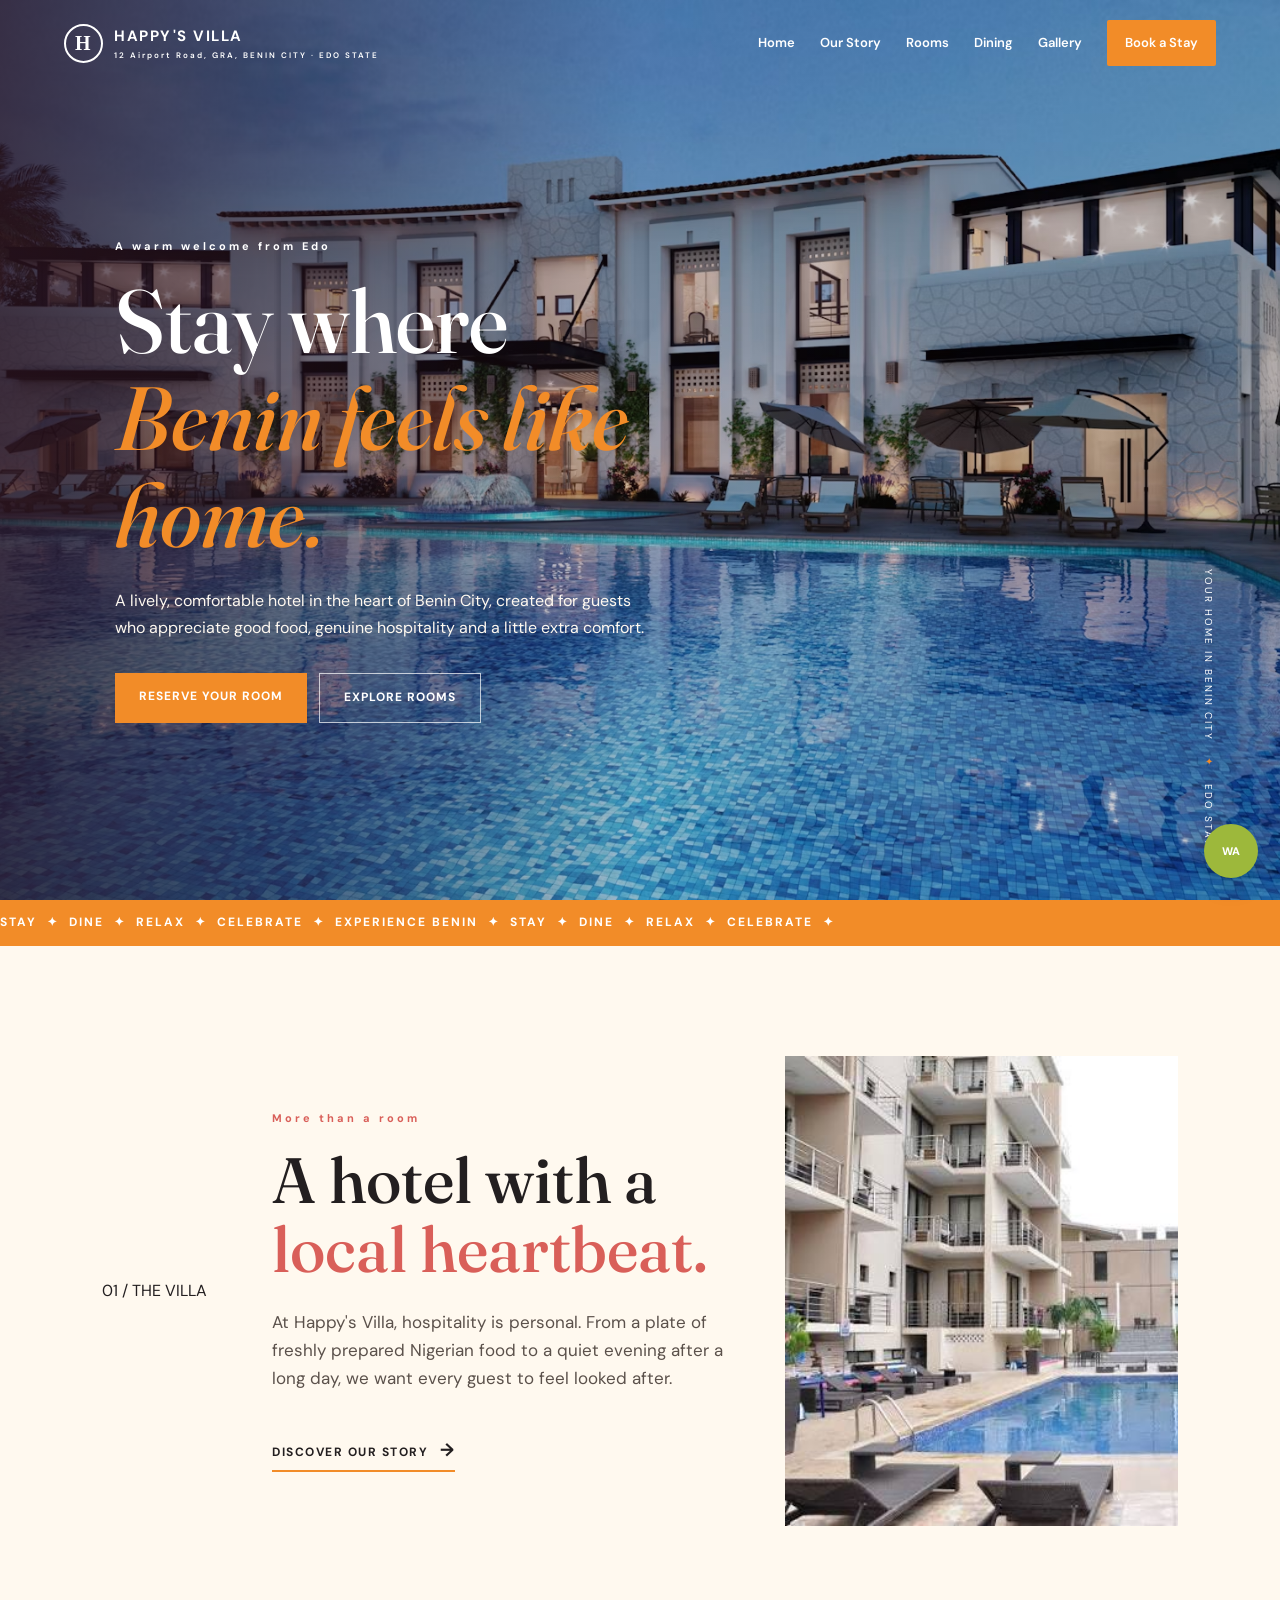
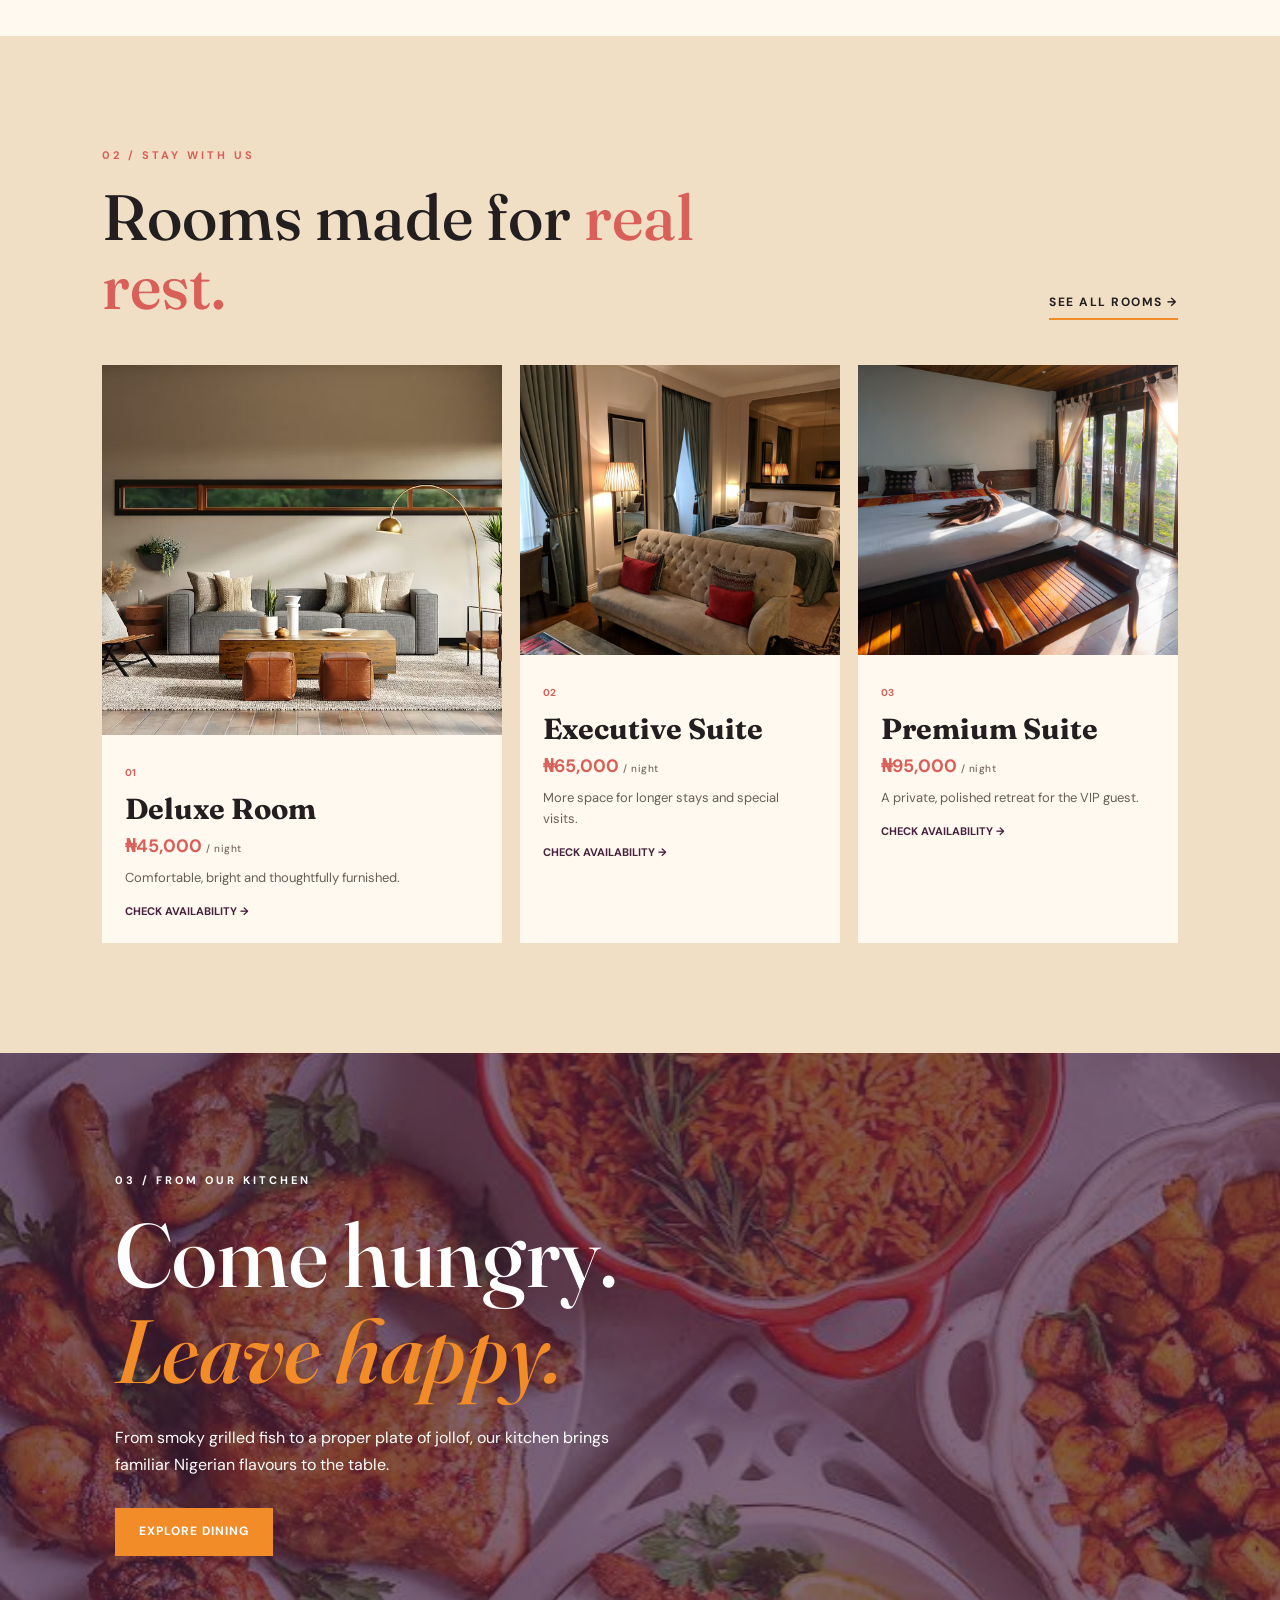
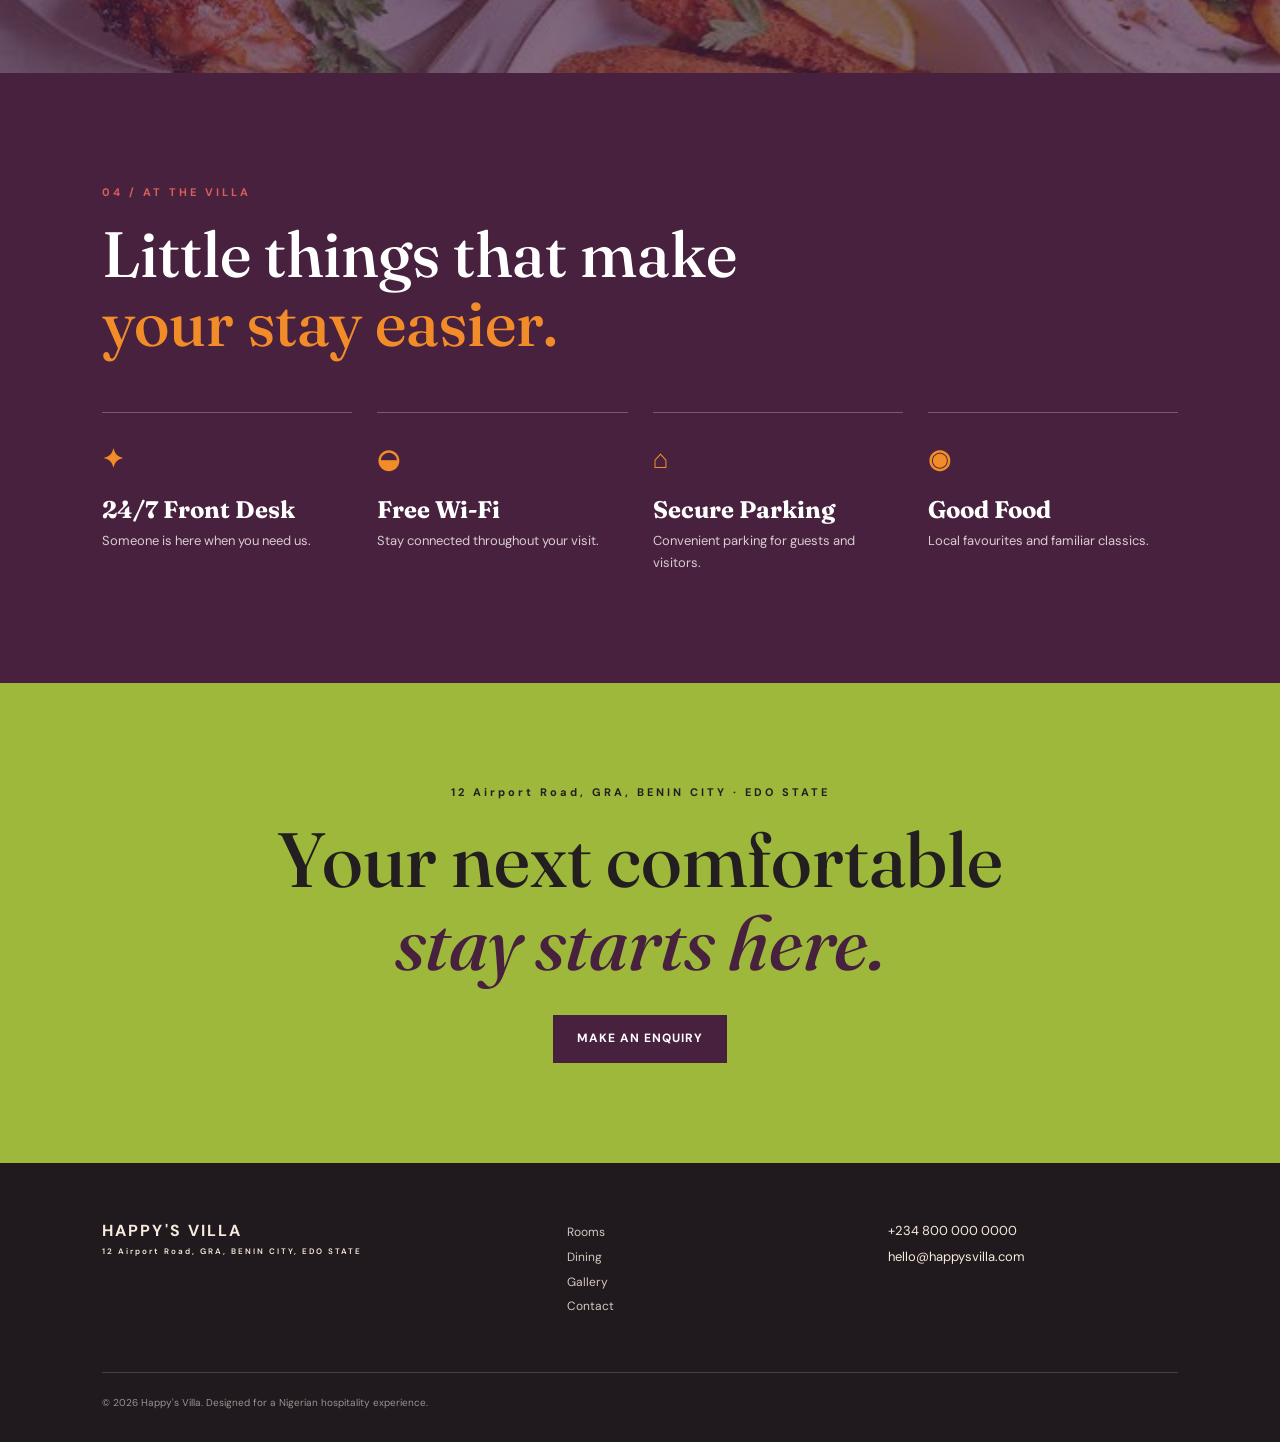
<file: index.html>
<!doctype html>
<html lang="en">
  <head>
    <meta charset="UTF-8" />
    <meta name="viewport" content="width=device-width, initial-scale=1.0" />
    <title>Happy's Villa | Boutique Hotel in Benin City</title>
    <link rel="stylesheet" href="style.css" />
  </head>
  <body>
    <header class="site-header">
      <a class="brand" href="index.html"
        ><span>H</span>
        <div>HAPPY'S VILLA<small>12 Airport Road, GRA, BENIN CITY · EDO STATE</small></div></a
      >
      <nav class="main-nav">

        <button class="menu-toggle"
        id="menu-toggle"
        aria-label="open navigation menu"
        aria-expanded="false">

        </button>
        <div class="nav-links" id="nav-links">
        <a class="active" href="index.html">Home</a>
        <a href="about.html">Our Story</a>
        <a href="rooms.html">Rooms</a>
        <a href="dining.html">Dining</a>
        <a href="gallery.html">Gallery</a>
        <a class="nav-book" href="contact.html">Book a Stay</a>
        </div>

      </nav>
    </header>

    <main>
      <section class="hero">
        <div class="hero-image"></div>
        <div class="hero-shade"></div>
        <div class="hero-content">
          <p class="eyebrow">A warm welcome from Edo</p>
          <h1>Stay where<br /><em>Benin feels like home.</em></h1>
          <p class="hero-copy">
            A lively, comfortable hotel in the heart of Benin City, created for
            guests who appreciate good food, genuine hospitality and a little
            extra comfort.
          </p>
          <div class="hero-actions">
            <a class="button button-main" href="contact.html"
              >Reserve Your Room</a
            >
            <a class="button button-light" href="rooms.html">Explore Rooms</a>
          </div>
        </div>
        <div class="hero-note">
          YOUR HOME IN BENIN CITY <span>✦</span> EDO STATE
        </div>
      </section>

      <div class="marquee">
        <div>
          STAY &nbsp;✦&nbsp; DINE &nbsp;✦&nbsp; RELAX &nbsp;✦&nbsp; CELEBRATE
          &nbsp;✦&nbsp; EXPERIENCE BENIN &nbsp;✦&nbsp; STAY &nbsp;✦&nbsp; DINE
          &nbsp;✦&nbsp; RELAX &nbsp;✦&nbsp; CELEBRATE &nbsp;✦&nbsp;
        </div>
      </div>

      <section class="intro section">
        <div class="intro-tag">01 / THE VILLA</div>
        <div>
          <p class="eyebrow accent">More than a room</p>
          <h2>A hotel with a <span>local heartbeat.</span></h2>
          <p class="lead">
            At Happy's Villa, hospitality is personal. From a plate of freshly
            prepared Nigerian food to a quiet evening after a long day, we want
            every guest to feel looked after.
          </p>
          <a class="text-link" href="about.html">Discover our story <b>→</b></a>
        </div>
        <div class="intro-photo photo-1"></div>
      </section>

      <section class="rooms-preview section">
        <div class="section-heading">
          <div>
            <p class="eyebrow accent">02 / STAY WITH US</p>
            <h2>Rooms made for <span>real rest.</span></h2>
          </div>
          <a class="text-link" href="rooms.html">See all rooms →</a>
        </div>
        <div class="room-grid">
          <article class="room-card large-card">
            <div class="room-img room-a"></div>
            <div class="room-info">
              <span>01</span>
              <h3>Deluxe Room</h3>
              <div class="home-price">₦45,000 <small>/ night</small></div>
              <p>Comfortable, bright and thoughtfully furnished.</p>
              <a href="contact.html">Check availability →</a>
            </div>
          </article>
          <article class="room-card">
            <div class="room-img room-b"></div>
            <div class="room-info">
              <span>02</span>
              <h3>Executive Suite</h3>
              <div class="home-price">₦65,000 <small>/ night</small></div>
              <p>More space for longer stays and special visits.</p>
              <a href="contact.html">Check availability →</a>
            </div>
          </article>
          <article class="room-card">
            <div class="room-img room-c"></div>
            <div class="room-info">
              <span>03</span>
              <h3>Premium Suite</h3>
              <div class="home-price">₦95,000 <small>/ night</small></div>
              <p>A private, polished retreat for the VIP guest.</p>
              <a href="contact.html">Check availability →</a>
            </div>
          </article>
        </div>
      </section>

      <section class="food-banner">
        <div class="food-photo"></div>
        <div class="food-overlay"></div>
        <div class="food-content">
          <p class="eyebrow">03 / FROM OUR KITCHEN</p>
          <h2>Come hungry.<br /><em>Leave happy.</em></h2>
          <p>
            From smoky grilled fish to a proper plate of jollof, our kitchen
            brings familiar Nigerian flavours to the table.
          </p>
          <a class="button button-main" href="dining.html">Explore Dining</a>
        </div>
      </section>

      <section class="features section">
        <p class="eyebrow accent">04 / AT THE VILLA</p>
        <h2>Little things that make<br /><span>your stay easier.</span></h2>
        <div class="feature-grid">
          <div>
            <strong>✦</strong>
            <h3>24/7 Front Desk</h3>
            <p>Someone is here when you need us.</p>
          </div>
          <div>
            <strong>◒</strong>
            <h3>Free Wi-Fi</h3>
            <p>Stay connected throughout your visit.</p>
          </div>
          <div>
            <strong>⌂</strong>
            <h3>Secure Parking</h3>
            <p>Convenient parking for guests and visitors.</p>
          </div>
          <div>
            <strong>◉</strong>
            <h3>Good Food</h3>
            <p>Local favourites and familiar classics.</p>
          </div>
        </div>
      </section>

      <section class="cta">
        <p class="eyebrow">12 Airport Road, GRA, BENIN CITY · EDO STATE</p>
        <h2>Your next comfortable<br /><em>stay starts here.</em></h2>
        <a class="button button-dark" href="contact.html">Make an Enquiry</a>
      </section>
    </main>

    <footer>
      <div class="footer-brand">
        HAPPY'S VILLA <small>12 Airport Road, GRA, BENIN CITY, EDO STATE</small>
      </div>
      <div>
        <a href="rooms.html">Rooms</a><a href="dining.html">Dining</a
        ><a href="gallery.html">Gallery</a><a href="contact.html">Contact</a>
      </div>
      <div class="footer-contact">
        +234 800 000 0000<br />hello@happysvilla.com
      </div>
      <p class="copyright">
        © 2026 Happy's Villa. Designed for a Nigerian hospitality experience.
      </p>
    </footer>
    <a class="whatsapp" href="https://wa.me/2348000000000" aria-label="WhatsApp"
      >WA</a
    >

    <script>
    const menuToggle = document.getElementById('menu-toggle');
    const navLinks = document.getElementById('nav-links');

    menuToggle.addEventListener('click', function () {
        navLinks.classList.toggle('active');

        const isOpen = navLinks.classList.contains('active');

        menuToggle.textContent = isOpen ? '✕' : '☰';
        menuToggle.setAttribute('aria-expanded', isOpen);
        menuToggle.setAttribute(
            'aria-label',
            isOpen ? 'Close navigation menu' : 'Open navigation menu'
        );
    });
</script>
  </body>
</html>
</file>
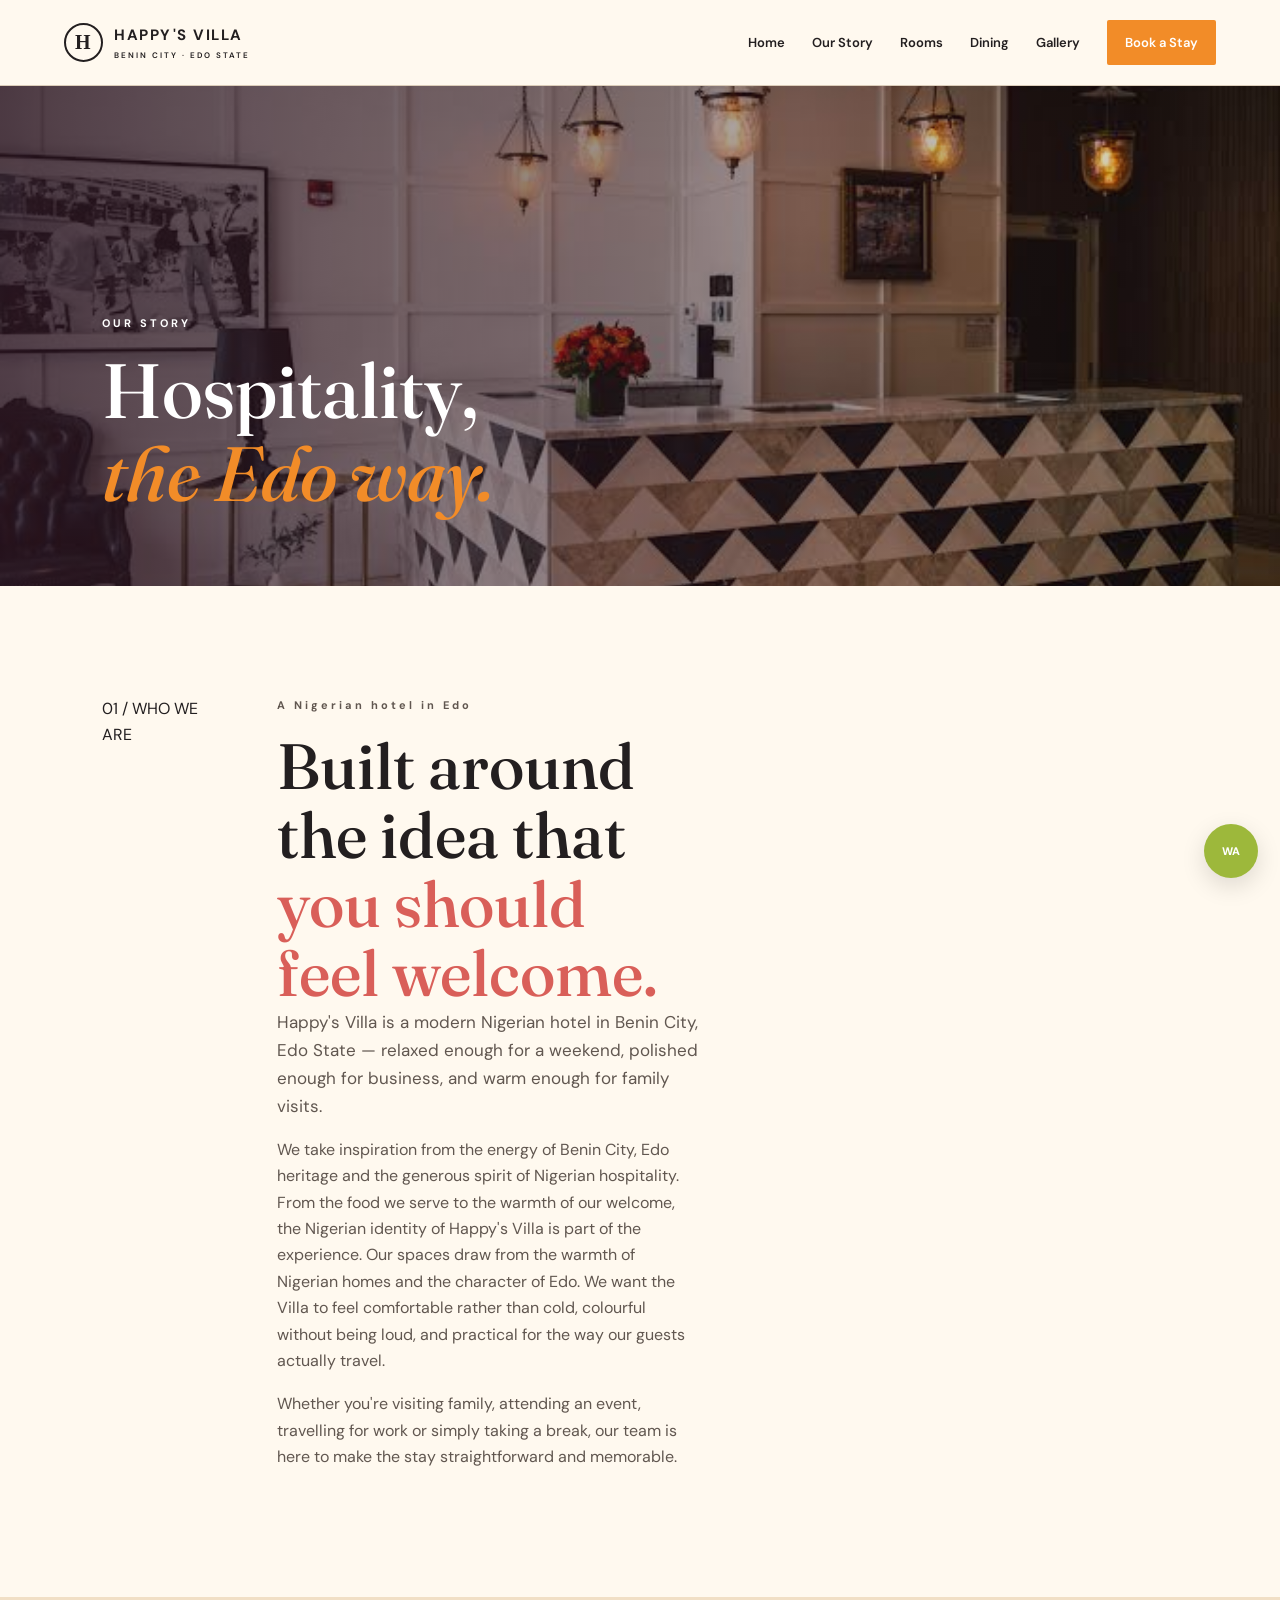
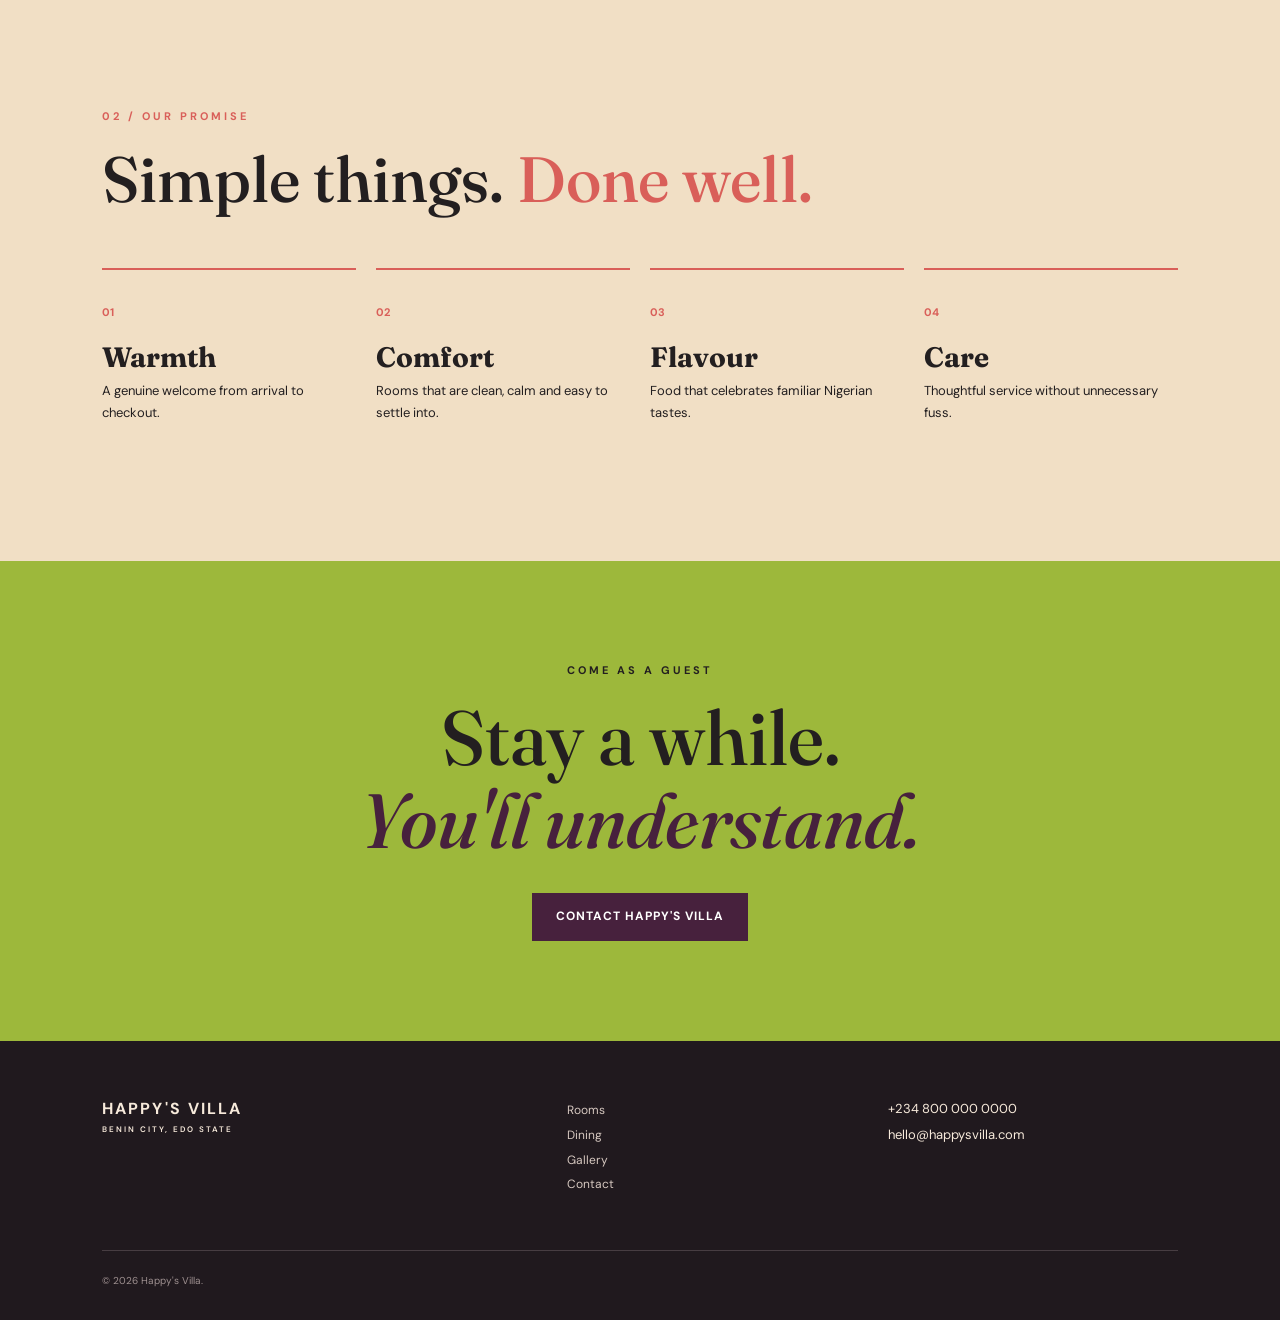
<file: about.html>
<!DOCTYPE html>
<html lang="en"><head><meta charset="UTF-8"><meta name="viewport" content="width=device-width,initial-scale=1.0"><title>Our Story | Happy's Villa</title><link rel="stylesheet" href="style.css"></head>
<body>
<header class="site-header inner-header"><a class="brand" href="index.html"><span>H</span><div>HAPPY'S VILLA<small>BENIN CITY · EDO STATE</small></div></a><nav><a href="index.html">Home</a><a class="active" href="about.html">Our Story</a><a href="rooms.html">Rooms</a><a href="dining.html">Dining</a><a href="gallery.html">Gallery</a><a class="nav-book" href="contact.html">Book a Stay</a></nav></header>
<section class="page-hero about-hero"><div><p class="eyebrow">OUR STORY</p><h1>Hospitality,<br><em>the Edo way.</em></h1></div></section>
<section class="story section"><div class="intro-tag">01 / WHO WE ARE</div><div><p class="eyebrow accent">A Nigerian hotel in Edo</p><h2>Built around the idea that <span>you should feel welcome.</span></h2><p class="lead">Happy's Villa is a modern Nigerian hotel in Benin City, Edo State — relaxed enough for a weekend, polished enough for business, and warm enough for family visits.</p><p>We take inspiration from the energy of Benin City, Edo heritage and the generous spirit of Nigerian hospitality. From the food we serve to the warmth of our welcome, the Nigerian identity of Happy's Villa is part of the experience. Our spaces draw from the warmth of Nigerian homes and the character of Edo. We want the Villa to feel comfortable rather than cold, colourful without being loud, and practical for the way our guests actually travel.</p><p>Whether you're visiting family, attending an event, travelling for work or simply taking a break, our team is here to make the stay straightforward and memorable.</p></div><div class="story-image"></div></section>
<section class="values section"><p class="eyebrow accent">02 / OUR PROMISE</p><h2>Simple things. <span>Done well.</span></h2><div class="value-grid"><div><b>01</b><h3>Warmth</h3><p>A genuine welcome from arrival to checkout.</p></div><div><b>02</b><h3>Comfort</h3><p>Rooms that are clean, calm and easy to settle into.</p></div><div><b>03</b><h3>Flavour</h3><p>Food that celebrates familiar Nigerian tastes.</p></div><div><b>04</b><h3>Care</h3><p>Thoughtful service without unnecessary fuss.</p></div></div></section>
<section class="cta"><p class="eyebrow">COME AS A GUEST</p><h2>Stay a while.<br><em>You'll understand.</em></h2><a class="button button-dark" href="contact.html">Contact Happy's Villa</a></section>
<footer><div class="footer-brand">HAPPY'S VILLA <small>BENIN CITY, EDO STATE</small></div><div><a href="rooms.html">Rooms</a><a href="dining.html">Dining</a><a href="gallery.html">Gallery</a><a href="contact.html">Contact</a></div><div class="footer-contact">+234 800 000 0000<br>hello@happysvilla.com</div><p class="copyright">© 2026 Happy's Villa.</p></footer><a class="whatsapp" href="https://wa.me/2348000000000">WA</a>
</body></html>
</file>
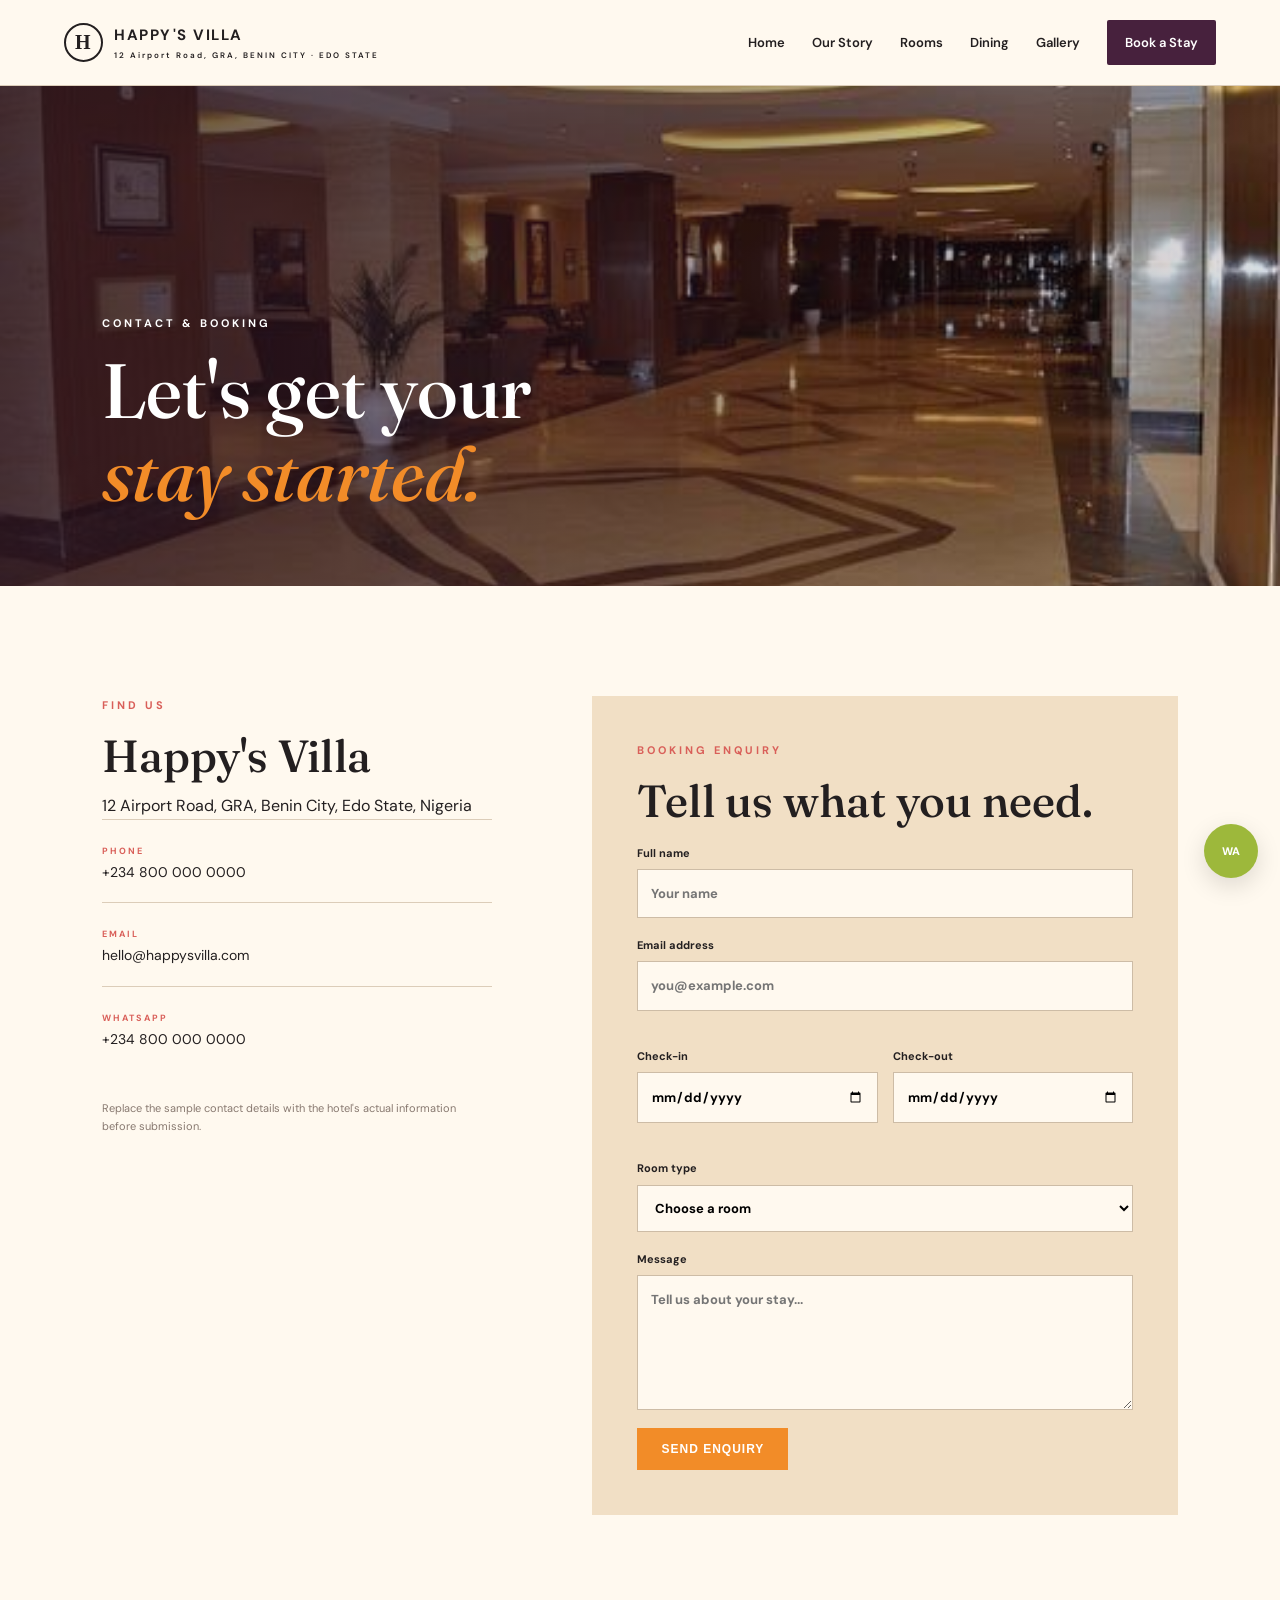
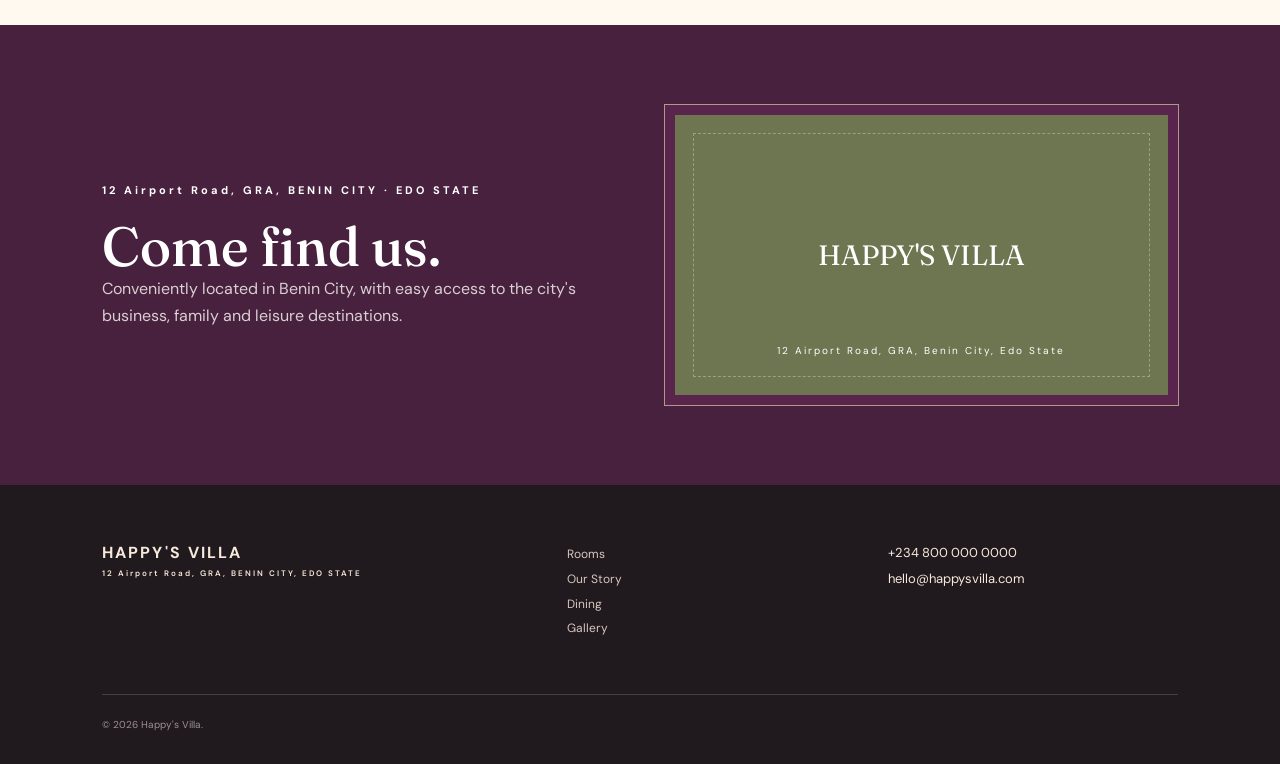
<file: contact.html>
<!doctype html>
<html lang="en">
  <head>
    <meta charset="UTF-8" />
    <meta name="viewport" content="width=device-width,initial-scale=1.0" />
    <title>Contact & Booking | Happy's Villa</title>
    <link rel="stylesheet" href="style.css" />
  </head>
  <body>
    <header class="site-header inner-header">
      <a class="brand" href="index.html"
        ><span>H</span>
        <div>
          HAPPY'S VILLA<small
            >12 Airport Road, GRA, BENIN CITY · EDO STATE</small
          >
        </div></a
      >
      <nav>
        <a href="index.html">Home</a><a href="about.html">Our Story</a
        ><a href="rooms.html">Rooms</a><a href="dining.html">Dining</a
        ><a href="gallery.html">Gallery</a
        ><a class="nav-book active-button" href="contact.html">Book a Stay</a>
      </nav>
    </header>
    <section class="page-hero contact-hero">
      <div>
        <p class="eyebrow">CONTACT & BOOKING</p>
        <h1>Let's get your<br /><em>stay started.</em></h1>
      </div>
    </section>
    <section class="contact-section section">
      <div class="contact-details">
        <p class="eyebrow accent">FIND US</p>
        <h2>Happy's Villa</h2>
        <p>12 Airport Road, GRA, Benin City, Edo State, Nigeria</p>
        <div class="contact-line"><b>PHONE</b><br />+234 800 000 0000</div>
        <div class="contact-line"><b>EMAIL</b><br />hello@happysvilla.com</div>
        <div class="contact-line"><b>WHATSAPP</b><br />+234 800 000 0000</div>
        <p class="small-note">
          Replace the sample contact details with the hotel's actual information
          before submission.
        </p>
      </div>
      <form class="booking-form" action="#" method="post">
        <p class="eyebrow accent">BOOKING ENQUIRY</p>
        <h2>Tell us what you need.</h2>
        <label>Full name<input type="text" placeholder="Your name" /></label
        ><label
          >Email address<input type="email" placeholder="you@example.com"
        /></label>
        <div class="two">
          <label>Check-in<input type="date" /></label
          ><label>Check-out<input type="date" /></label>
        </div>
        <label
          >Room type<select>
            <option>Choose a room</option>
            <option>Deluxe Room</option>
            <option>Executive Suite</option>
            <option>Premium Suite</option>
          </select></label
        ><label
          >Message<textarea
            rows="5"
            placeholder="Tell us about your stay..."
          ></textarea></label
        ><button class="button button-main" type="submit">Send Enquiry</button>
      </form>
    </section>
    <section class="location-box">
      <div>
        <p class="eyebrow">12 Airport Road, GRA, BENIN CITY · EDO STATE</p>
        <h2>Come find us.</h2>
        <p>
          Conveniently located in Benin City, with easy access to the city's
          business, family and leisure destinations.
        </p>
      </div>
      <div class="map-placeholder">
        <span>HAPPY'S VILLA</span
        ><small>12 Airport Road, GRA, Benin City, Edo State</small>
      </div>
    </section>
    <footer>
      <div class="footer-brand">
        HAPPY'S VILLA <small>12 Airport Road, GRA, BENIN CITY, EDO STATE</small>
      </div>
      <div>
        <a href="rooms.html">Rooms</a><a href="about.html">Our Story</a
        ><a href="dining.html">Dining</a><a href="gallery.html">Gallery</a>
      </div>
      <div class="footer-contact">
        +234 800 000 0000<br />hello@happysvilla.com
      </div>
      <p class="copyright">© 2026 Happy's Villa.</p>
    </footer>
    <a class="whatsapp" href="https://wa.me/2348000000000">WA</a>
  </body>
</html>
</file>
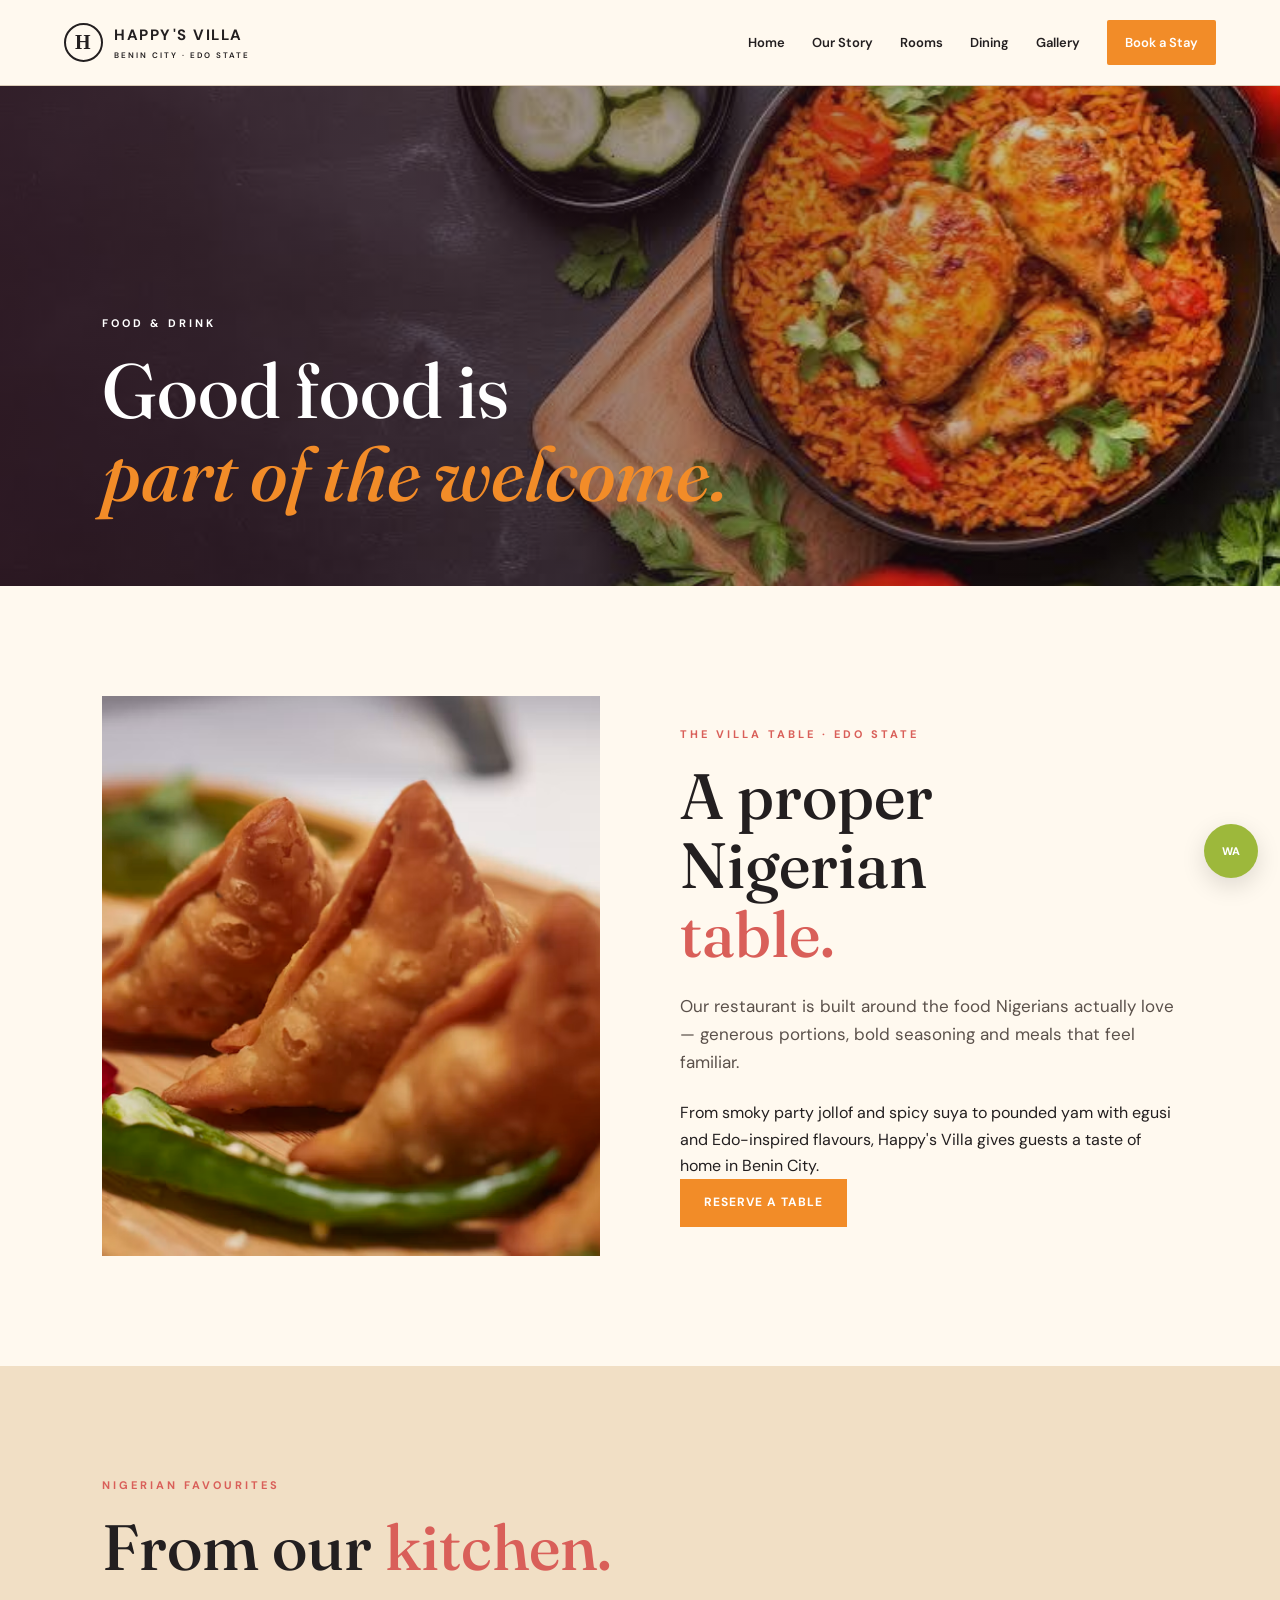
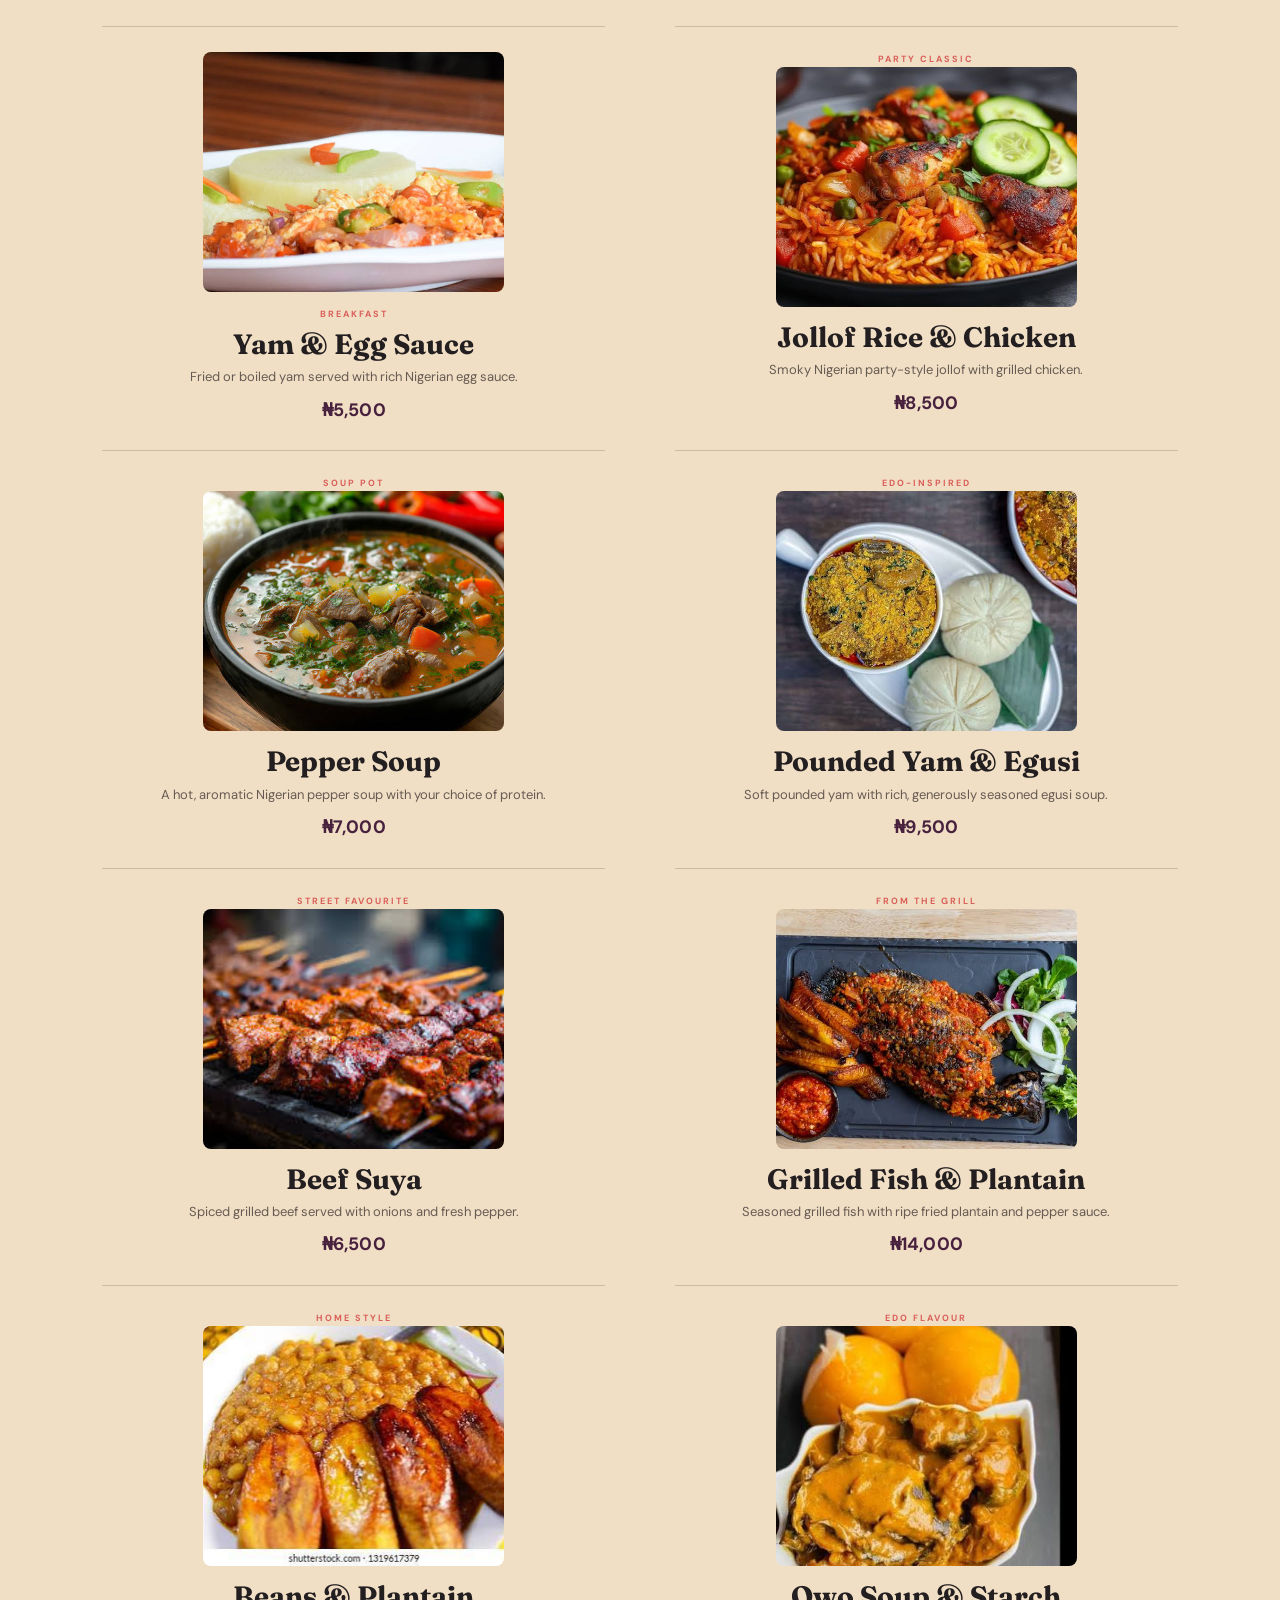
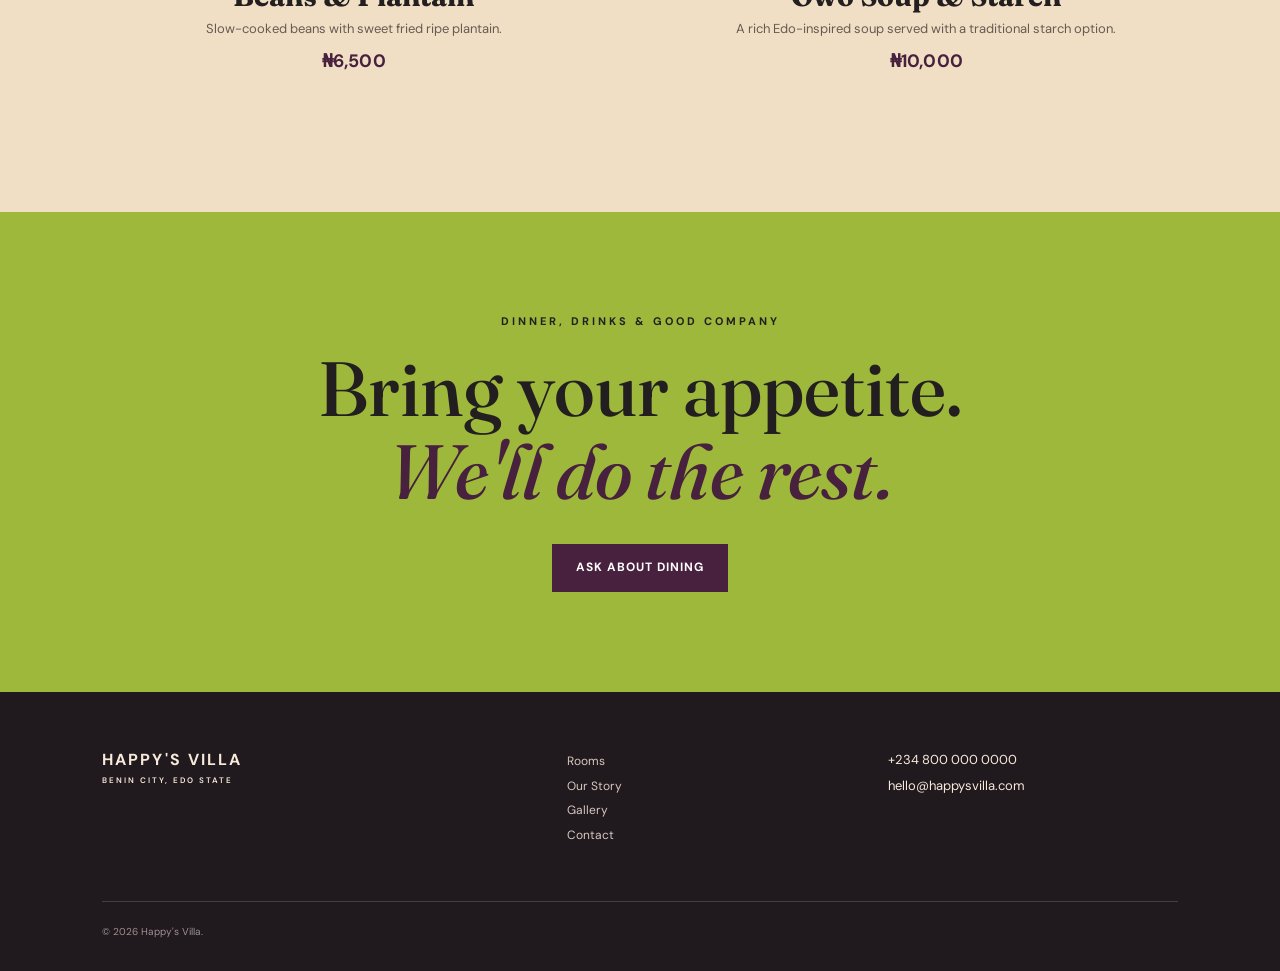
<file: dining.html>
<!doctype html>
<html lang="en">
  <head>
    <meta charset="UTF-8" />
    <meta name="viewport" content="width=device-width,initial-scale=1.0" />
    <title>Dining | Happy's Villa</title>
    <link rel="stylesheet" href="style.css" />
  </head>
  <body>
    <header class="site-header inner-header">
      <a class="brand" href="index.html"
        ><span>H</span>
        <div>HAPPY'S VILLA<small>BENIN CITY · EDO STATE</small></div></a
      >
      <nav>
        <a href="index.html">Home</a><a href="about.html">Our Story</a
        ><a href="rooms.html">Rooms</a
        ><a class="active" href="dining.html">Dining</a
        ><a href="gallery.html">Gallery</a
        ><a class="nav-book" href="contact.html">Book a Stay</a>
      </nav>
    </header>
    <section class="page-hero dining-hero">
      <div>
        <p class="eyebrow">FOOD & DRINK</p>
        <h1>Good food is<br /><em>part of the welcome.</em></h1>
      </div>
    </section>
    <section class="food-intro section">
      <div class="food-detail-photo food-jollof"></div>
      <div>
        <p class="eyebrow accent">THE VILLA TABLE · EDO STATE</p>
        <h2>A proper Nigerian<br /><span>table.</span></h2>
        <p class="lead">
          Our restaurant is built around the food Nigerians actually love —
          generous portions, bold seasoning and meals that feel familiar.
        </p>
        <p>
          From smoky party jollof and spicy suya to pounded yam with egusi and
          Edo-inspired flavours, Happy's Villa gives guests a taste of home in
          Benin City.
        </p>
        <a class="button button-main" href="contact.html">Reserve a Table</a>
      </div>
    </section>
    <section class="menu-section section">
      <p class="eyebrow accent">NIGERIAN FAVOURITES</p>
      <h2>From our <span>kitchen.</span></h2>
      <div class="menu-grid">
        <div class="Menu-card">
            <img src="images/yam-and-eggsauce.jfif">
        <div class="Menu-info">
          <span>BREAKFAST</span>
          <h3>Yam & Egg Sauce</h3>
          <p>Fried or boiled yam served with rich Nigerian egg sauce.</p>
          <b>₦5,500</b>
        </div>
        </div>
        <div>
          <span>PARTY CLASSIC</span>
          <img src="images/JOLLOF-RICE-removebg-preview-removebg-preview.png">
          <h3>Jollof Rice & Chicken</h3>
          <p>Smoky Nigerian party-style jollof with grilled chicken.</p>
          <b>₦8,500</b>
        </div>
        <div>
          <span>SOUP POT</span>
          <img src="images/peppersoup.jfif">
          <h3>Pepper Soup</h3>
          <p>
            A hot, aromatic Nigerian pepper soup with your choice of protein.
          </p>
          <b>₦7,000</b>
        </div>
        <div>
          <span>EDO-INSPIRED</span>
          <img src="images/pounded-yam.jfif">
          <h3>Pounded Yam & Egusi</h3>
          <p>Soft pounded yam with rich, generously seasoned egusi soup.</p>
          <b>₦9,500</b>
        </div>
        <div>
          <span>STREET FAVOURITE</span>
          <img src="images/suya.jfif">
          <h3>Beef Suya</h3>
          <p>Spiced grilled beef served with onions and fresh pepper.</p>
          <b>₦6,500</b>
        </div>
        <div>
          <span>FROM THE GRILL</span>
          <img src="images/grilled fish.jfif">
          <h3>Grilled Fish & Plantain</h3>
          <p>
            Seasoned grilled fish with ripe fried plantain and pepper sauce.
          </p>
          <b>₦14,000</b>
        </div>
        <div>
          <span>HOME STYLE</span>
          <img src="images/beans and plantain.jfif">
          <h3>Beans & Plantain</h3>
          <p>Slow-cooked beans with sweet fried ripe plantain.</p>
          <b>₦6,500</b>
        </div>
        <div>
          <span>EDO FLAVOUR</span>
          <img src="images/owo soup.jfif">
          <h3>Owo Soup & Starch</h3>
          <p>
            A rich Edo-inspired soup served with a traditional starch option.
          </p>
          <b>₦10,000</b>
        </div>
      </div>
    </section>
    <section class="cta">
      <p class="eyebrow">DINNER, DRINKS & GOOD COMPANY</p>
      <h2>Bring your appetite.<br /><em>We'll do the rest.</em></h2>
      <a class="button button-dark" href="contact.html">Ask About Dining</a>
    </section>
    <footer>
      <div class="footer-brand">
        HAPPY'S VILLA <small>BENIN CITY, EDO STATE</small>
      </div>
      <div>
        <a href="rooms.html">Rooms</a><a href="about.html">Our Story</a
        ><a href="gallery.html">Gallery</a><a href="contact.html">Contact</a>
      </div>
      <div class="footer-contact">
        +234 800 000 0000<br />hello@happysvilla.com
      </div>
      <p class="copyright">© 2026 Happy's Villa.</p>
    </footer>
    <a class="whatsapp" href="https://wa.me/2348000000000">WA</a>
  </body>
</html>
</file>
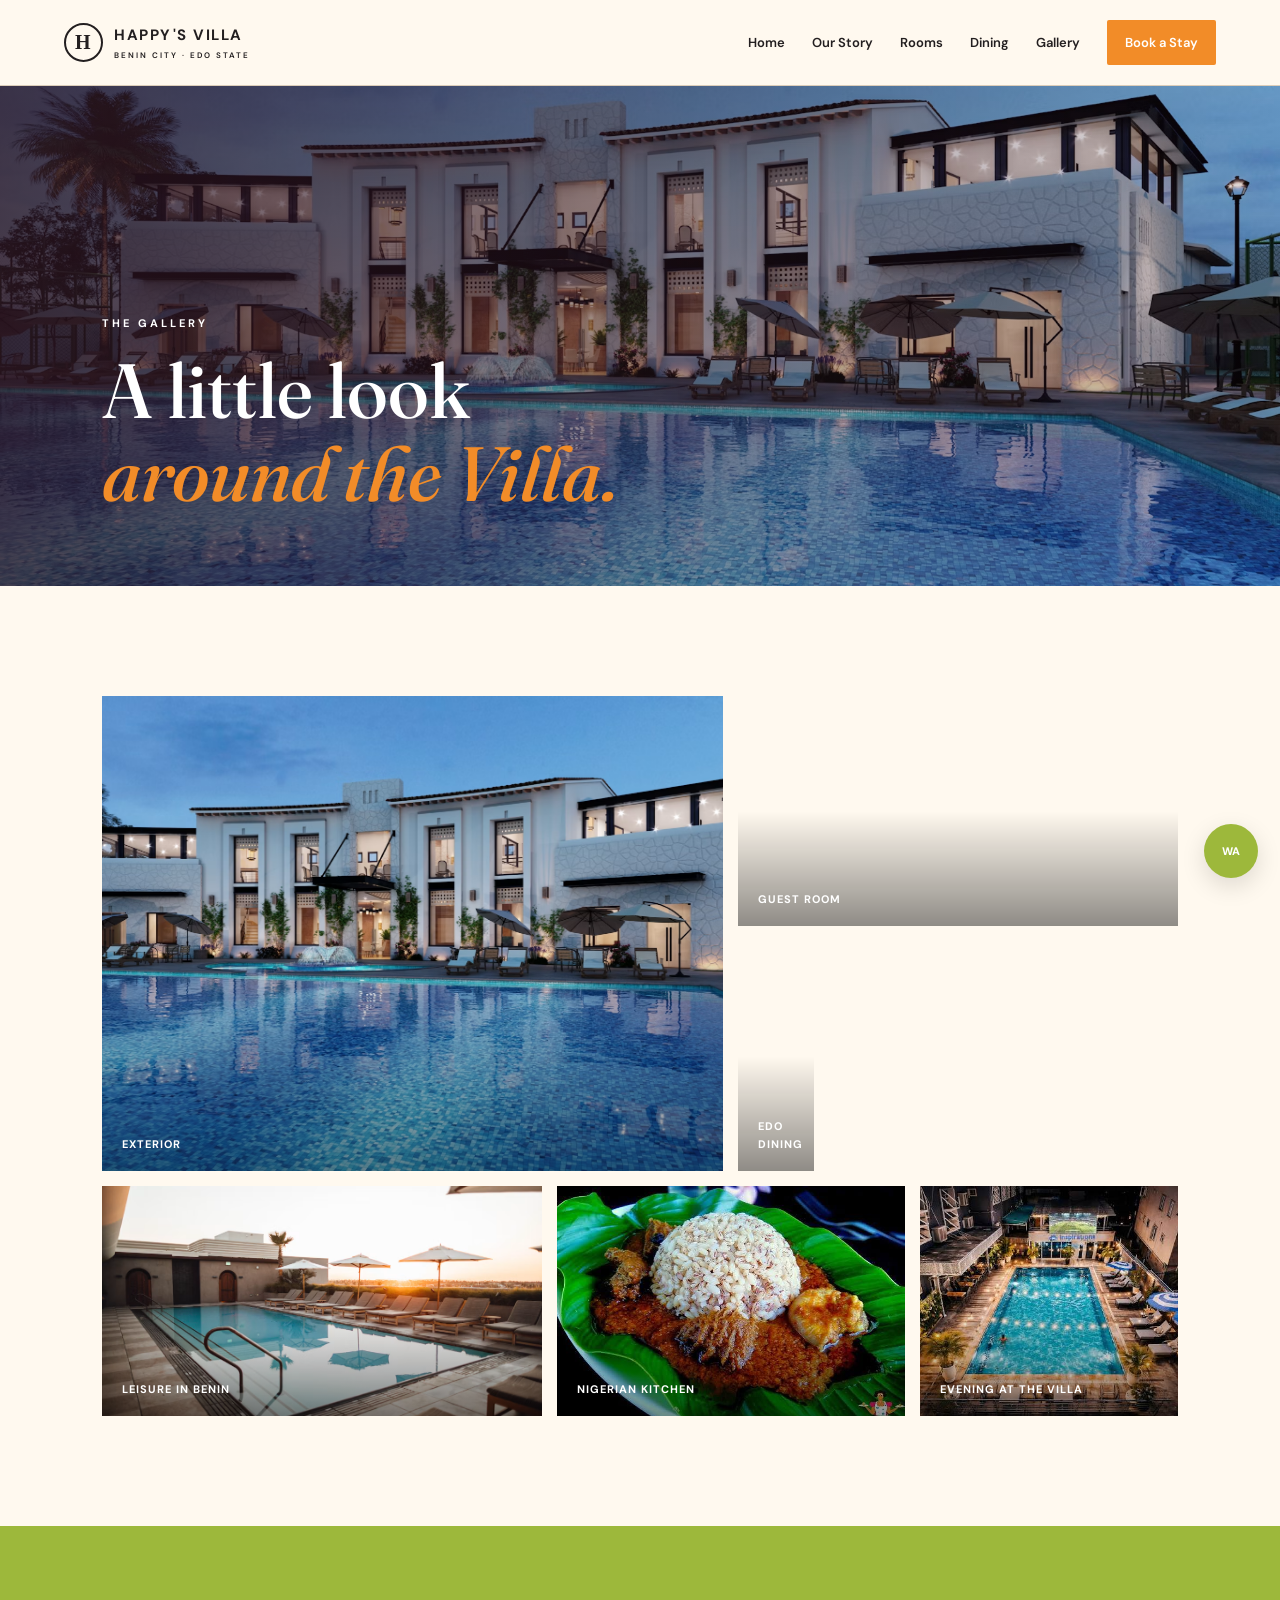
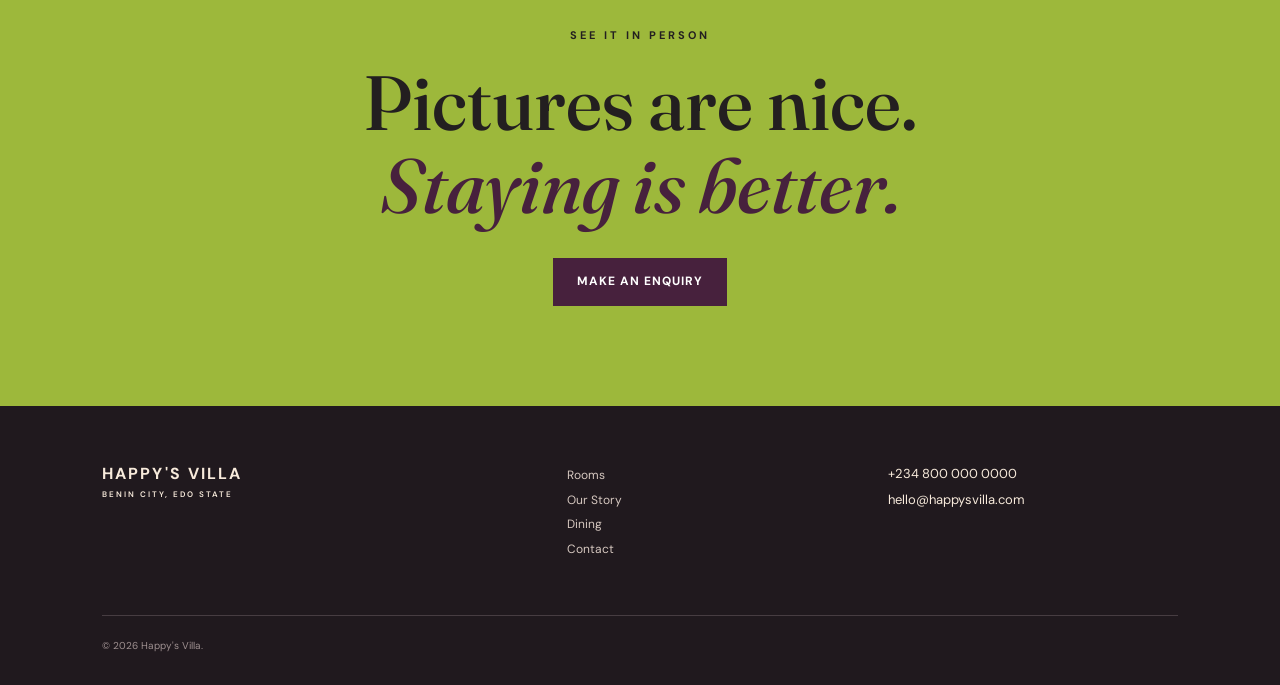
<file: gallery.html>
<!DOCTYPE html>
<html lang="en"><head><meta charset="UTF-8"><meta name="viewport" content="width=device-width,initial-scale=1.0"><title>Gallery | Happy's Villa</title><link rel="stylesheet" href="style.css"></head>
<body>
<header class="site-header inner-header"><a class="brand" href="index.html"><span>H</span><div>HAPPY'S VILLA<small>BENIN CITY · EDO STATE</small></div></a><nav><a href="index.html">Home</a><a href="about.html">Our Story</a><a href="rooms.html">Rooms</a><a href="dining.html">Dining</a><a class="active" href="gallery.html">Gallery</a><a class="nav-book" href="contact.html">Book a Stay</a></nav></header>
<section class="page-hero gallery-hero"><div><p class="eyebrow">THE GALLERY</p><h1>A little look<br><em>around the Villa.</em></h1></div></section>
<section class="gallery section"><div class="gallery-item g1"><span>Exterior</span></div><div class="gallery-item g2"><span>Guest Room</span></div><div class="gallery-item g3"><span>Edo Dining</span></div><div class="gallery-item g4"><span>Leisure in Benin</span></div><div class="gallery-item g5"><span>Nigerian Kitchen</span></div><div class="gallery-item g6"><span>Evening at the Villa</span></div></section>
<section class="cta"><p class="eyebrow">SEE IT IN PERSON</p><h2>Pictures are nice.<br><em>Staying is better.</em></h2><a class="button button-dark" href="contact.html">Make an Enquiry</a></section>
<footer><div class="footer-brand">HAPPY'S VILLA <small>BENIN CITY, EDO STATE</small></div><div><a href="rooms.html">Rooms</a><a href="about.html">Our Story</a><a href="dining.html">Dining</a><a href="contact.html">Contact</a></div><div class="footer-contact">+234 800 000 0000<br>hello@happysvilla.com</div><p class="copyright">© 2026 Happy's Villa.</p></footer><a class="whatsapp" href="https://wa.me/2348000000000">WA</a>
</body></html>
</file>
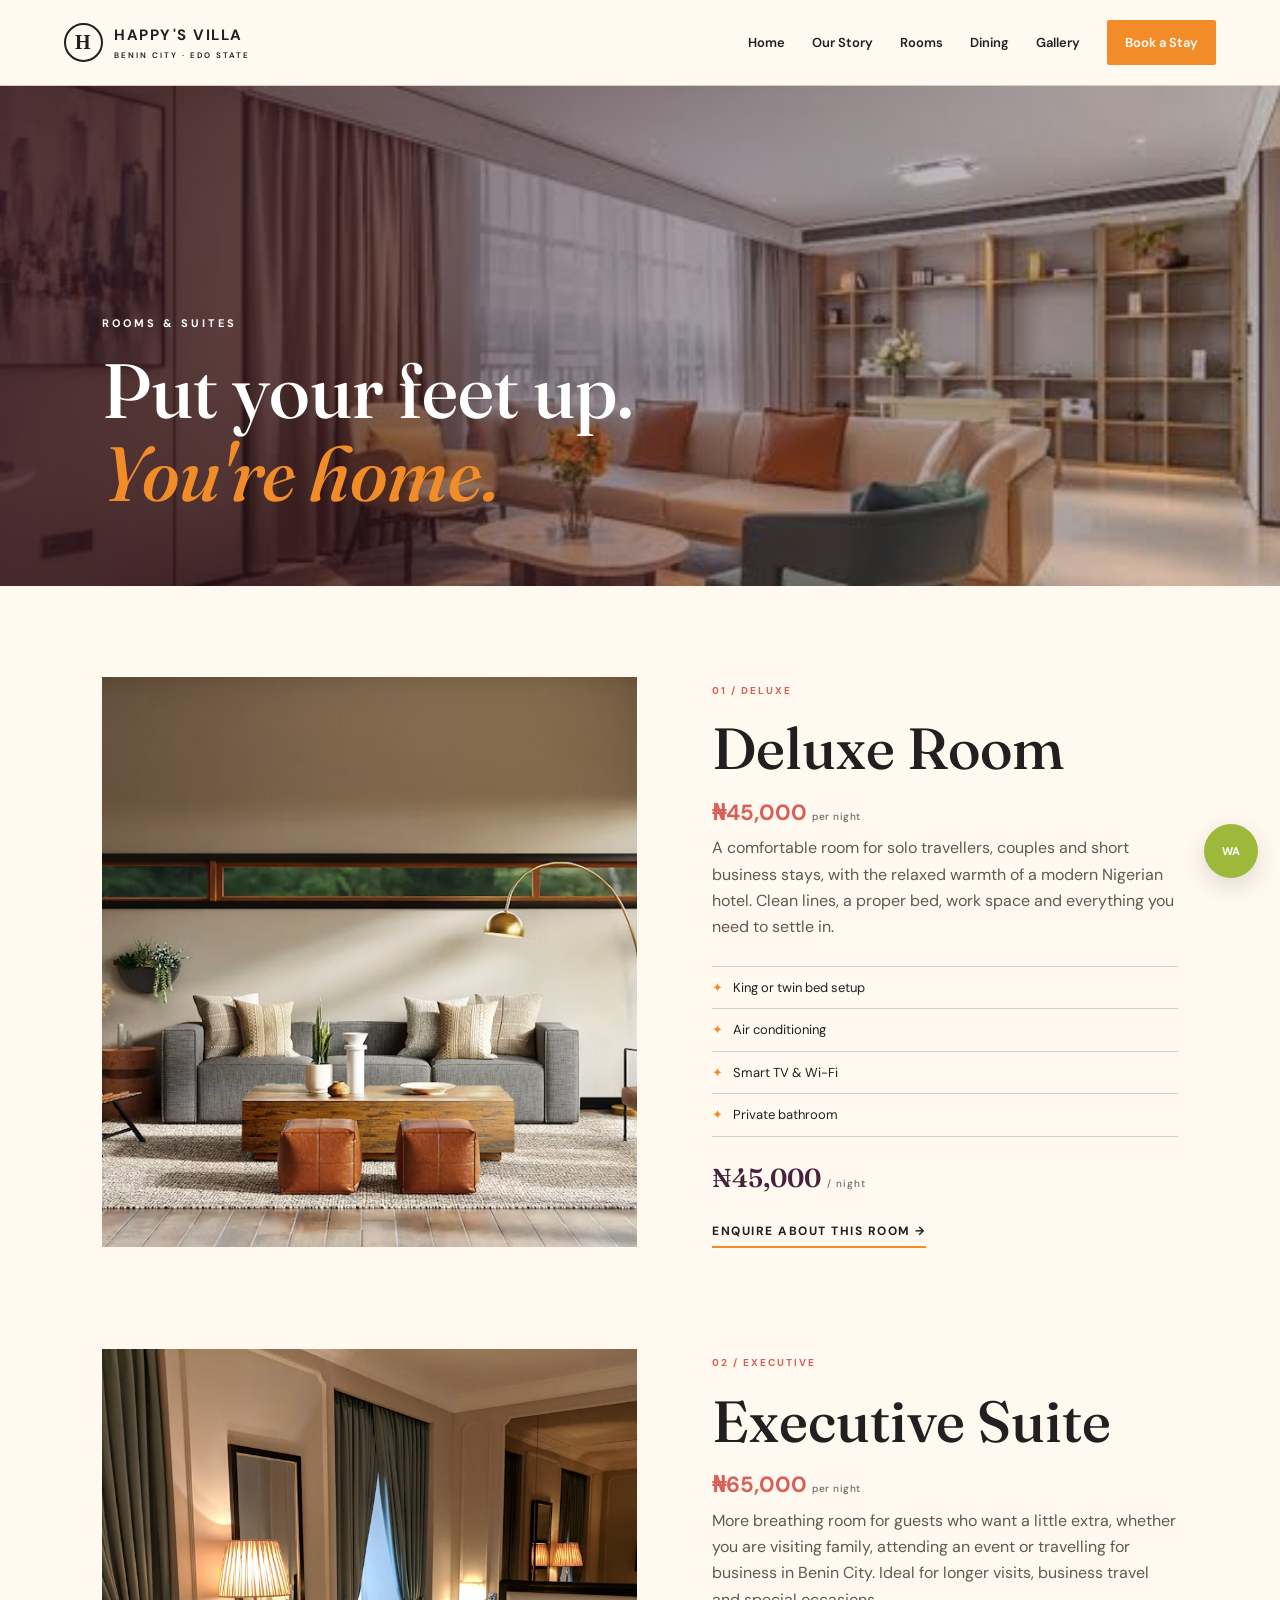
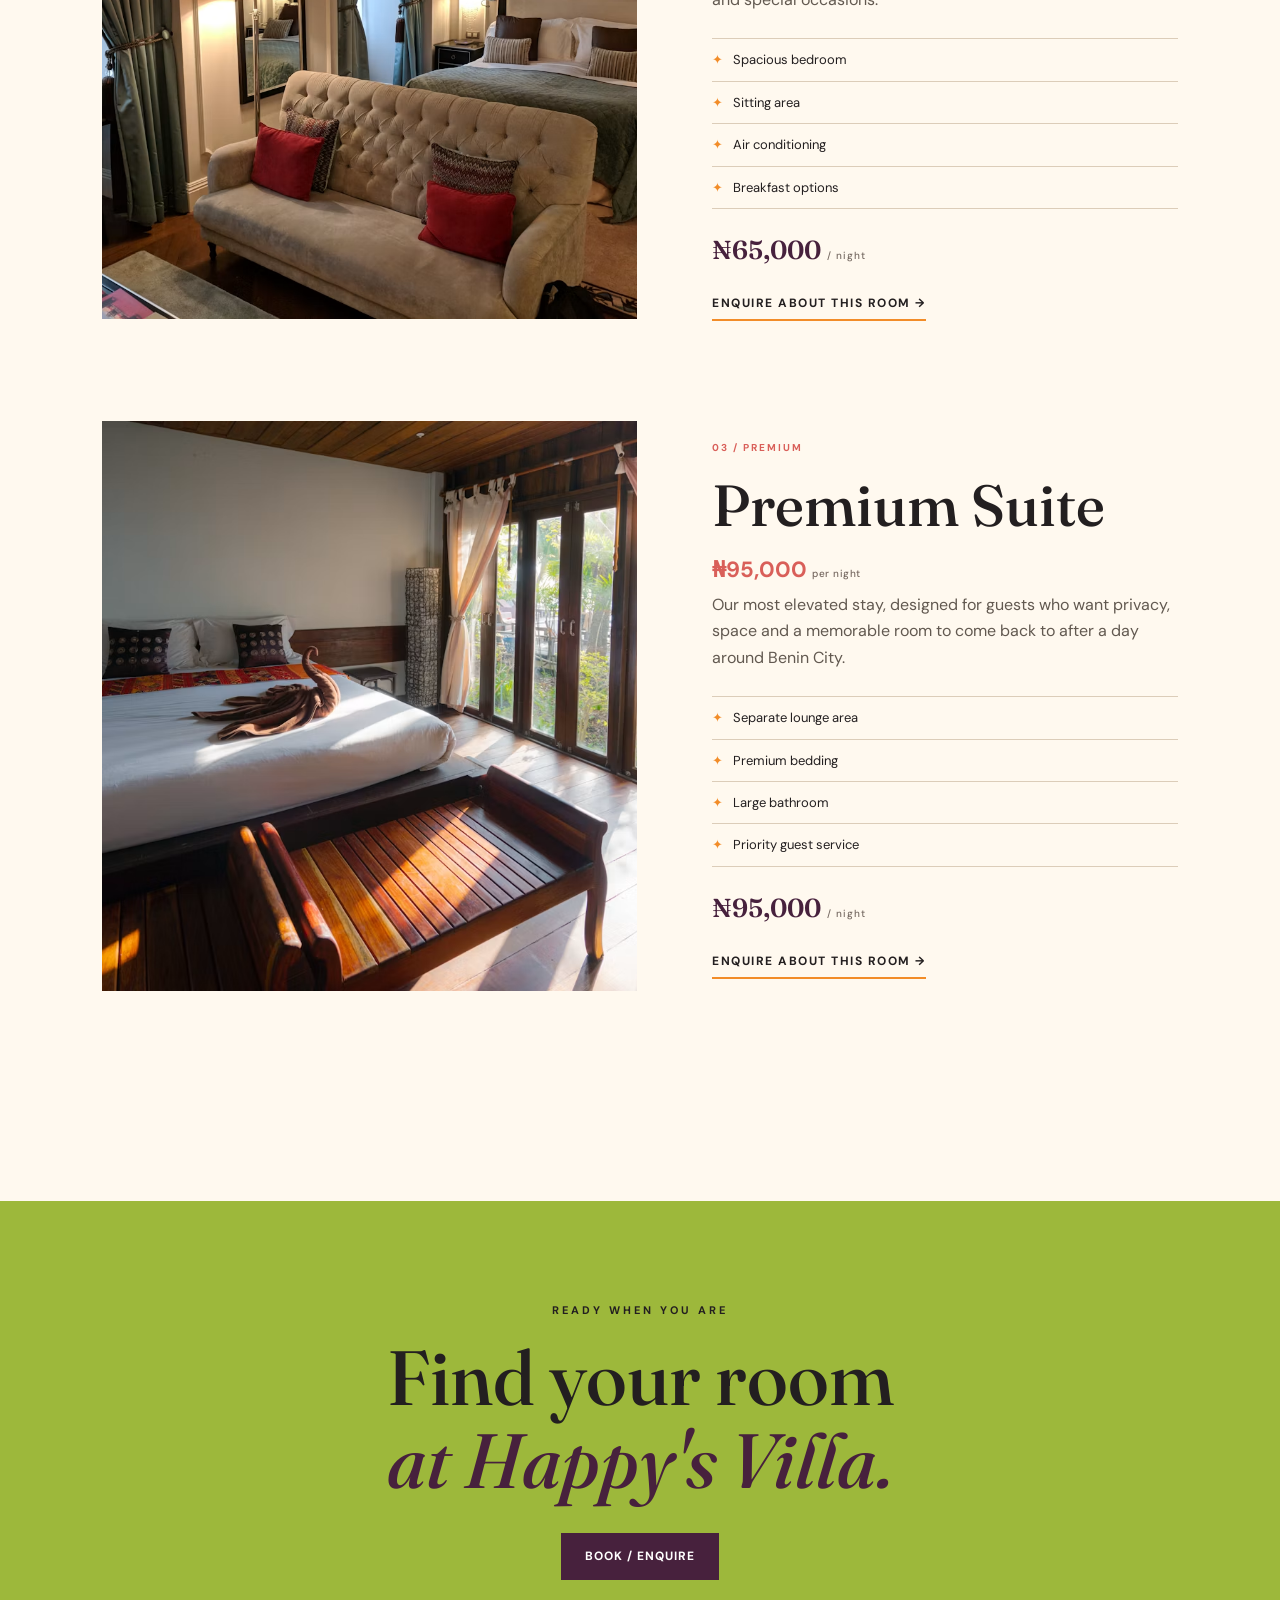
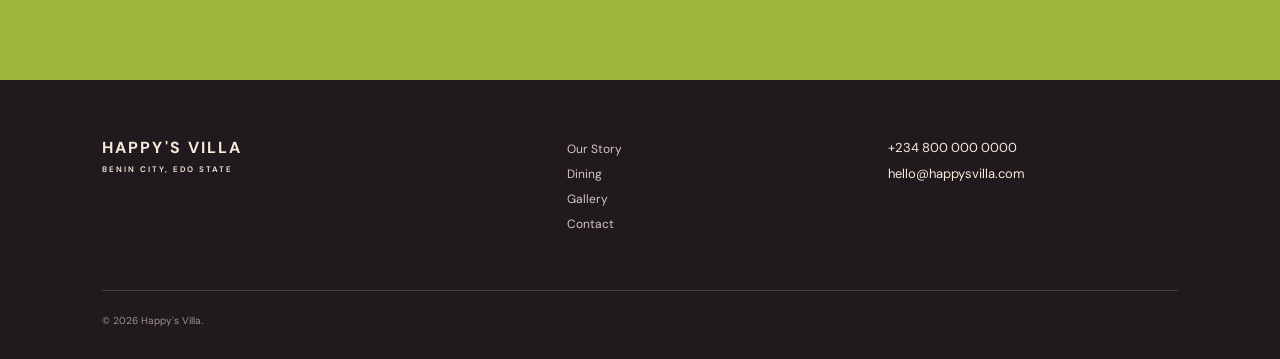
<file: rooms.html>
<!DOCTYPE html>
<html lang="en"><head><meta charset="UTF-8"><meta name="viewport" content="width=device-width,initial-scale=1.0"><title>Rooms & Suites | Happy's Villa</title><link rel="stylesheet" href="style.css"></head>
<body>
<header class="site-header inner-header"><a class="brand" href="index.html"><span>H</span><div>HAPPY'S VILLA<small>BENIN CITY · EDO STATE</small></div></a><nav><a href="index.html">Home</a><a href="about.html">Our Story</a><a class="active" href="rooms.html">Rooms</a><a href="dining.html">Dining</a><a href="gallery.html">Gallery</a><a class="nav-book" href="contact.html">Book a Stay</a></nav></header>
<section class="page-hero rooms-hero"><div><p class="eyebrow">ROOMS & SUITES</p><h1>Put your feet up.<br><em>You're home.</em></h1></div></section>
<section class="room-list section">
<article><div class="big-room room-a"></div><div class="room-copy"><span>01 / DELUXE</span><h2>Deluxe Room</h2><div class="price">₦45,000 <small>per night</small></div><p>A comfortable room for solo travellers, couples and short business stays, with the relaxed warmth of a modern Nigerian hotel. Clean lines, a proper bed, work space and everything you need to settle in.</p><ul><li>King or twin bed setup</li><li>Air conditioning</li><li>Smart TV & Wi-Fi</li><li>Private bathroom</li></ul><div class="room-price">₦45,000 <small>/ night</small></div><a class="text-link" href="contact.html">Enquire about this room →</a></div></article>
<article><div class="big-room room-b"></div><div class="room-copy"><span>02 / EXECUTIVE</span><h2>Executive Suite</h2><div class="price">₦65,000 <small>per night</small></div><p>More breathing room for guests who want a little extra, whether you are visiting family, attending an event or travelling for business in Benin City. Ideal for longer visits, business travel and special occasions.</p><ul><li>Spacious bedroom</li><li>Sitting area</li><li>Air conditioning</li><li>Breakfast options</li></ul><div class="room-price">₦65,000 <small>/ night</small></div><a class="text-link" href="contact.html">Enquire about this room →</a></div></article>
<article><div class="big-room room-c"></div><div class="room-copy"><span>03 / PREMIUM</span><h2>Premium Suite</h2><div class="price">₦95,000 <small>per night</small></div><p>Our most elevated stay, designed for guests who want privacy, space and a memorable room to come back to after a day around Benin City.</p><ul><li>Separate lounge area</li><li>Premium bedding</li><li>Large bathroom</li><li>Priority guest service</li></ul><div class="room-price">₦95,000 <small>/ night</small></div><a class="text-link" href="contact.html">Enquire about this room →</a></div></article>
</section>
<section class="cta"><p class="eyebrow">READY WHEN YOU ARE</p><h2>Find your room<br><em>at Happy's Villa.</em></h2><a class="button button-dark" href="contact.html">Book / Enquire</a></section>
<footer><div class="footer-brand">HAPPY'S VILLA <small>BENIN CITY, EDO STATE</small></div><div><a href="about.html">Our Story</a><a href="dining.html">Dining</a><a href="gallery.html">Gallery</a><a href="contact.html">Contact</a></div><div class="footer-contact">+234 800 000 0000<br>hello@happysvilla.com</div><p class="copyright">© 2026 Happy's Villa.</p></footer><a class="whatsapp" href="https://wa.me/2348000000000">WA</a>
</body></html>
</file>
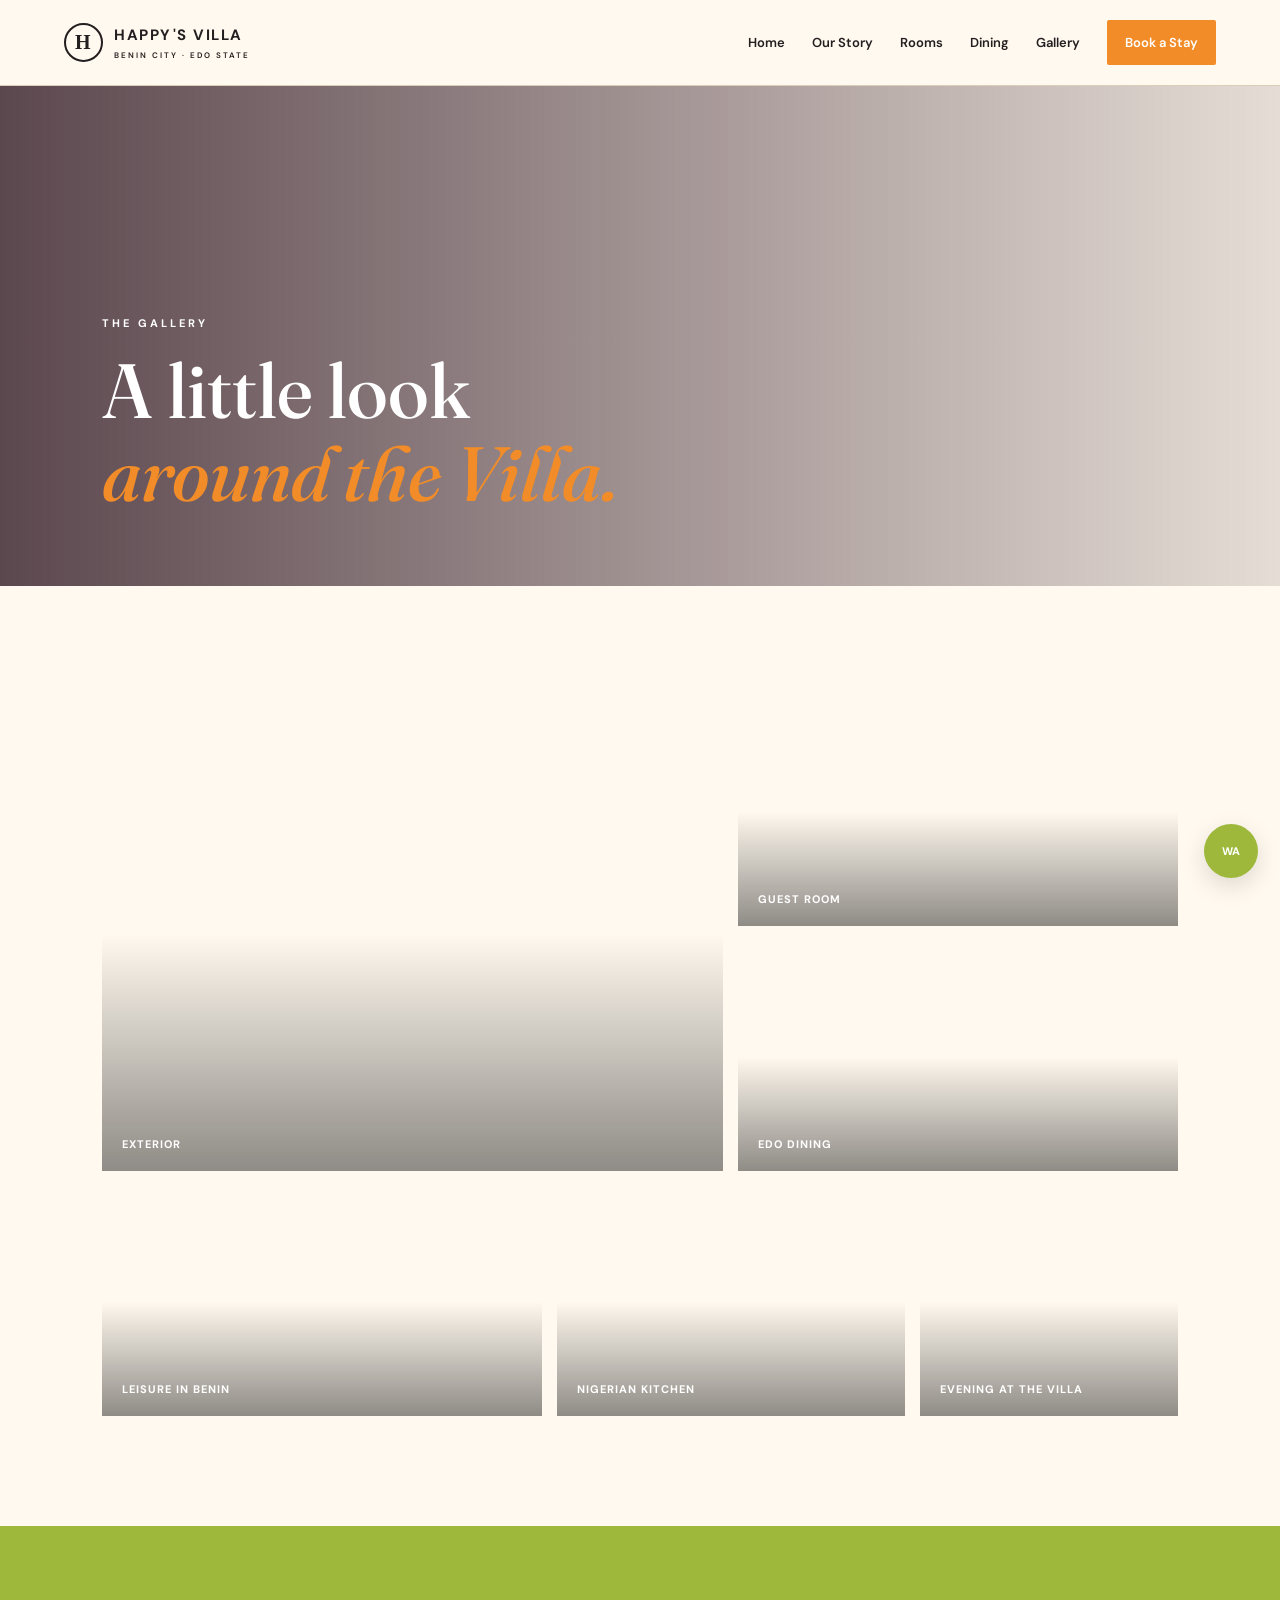
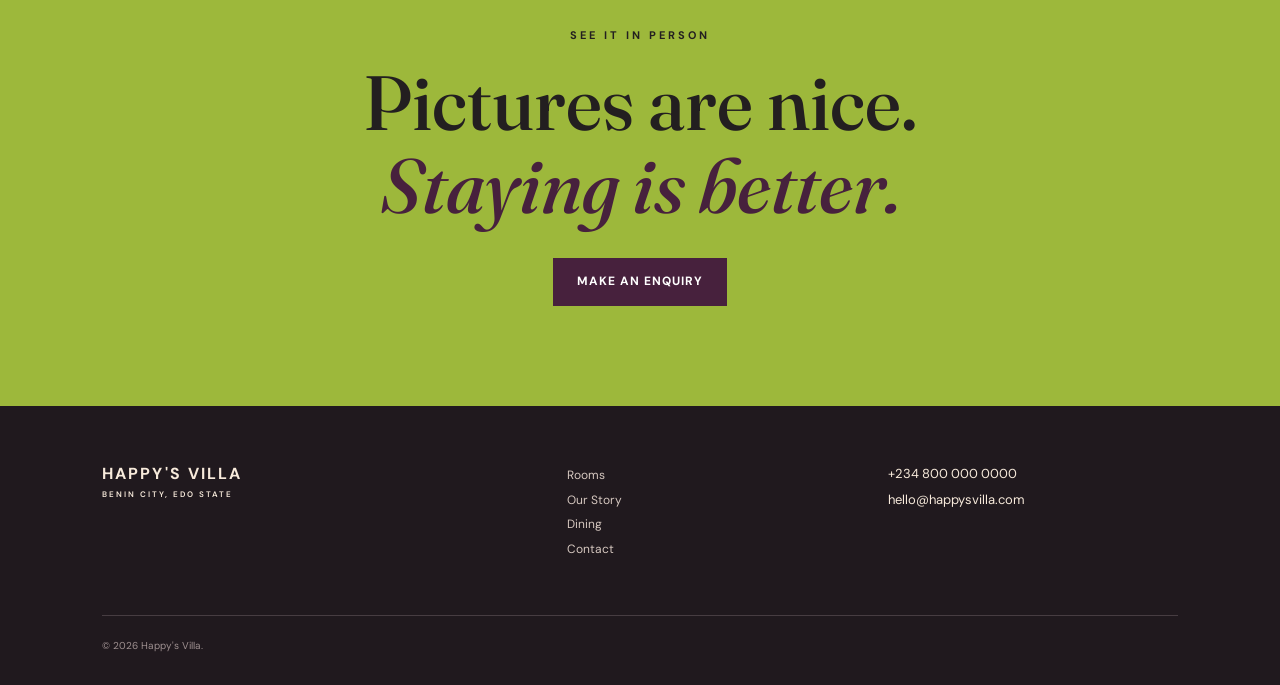
<file: images/Gallery _ Happy's Villa.html>
<!DOCTYPE html>
<!-- saved from url=(0034)http://127.0.0.1:5502/gallery.html -->
<html lang="en"><head><meta http-equiv="Content-Type" content="text/html; charset=UTF-8"><meta name="viewport" content="width=device-width,initial-scale=1.0"><title>Gallery | Happy's Villa</title><link rel="stylesheet" href="./Gallery _ Happy's Villa_files/style.css"></head>
<body>
<header class="site-header inner-header"><a class="brand" href="http://127.0.0.1:5502/index.html"><span>H</span><div>HAPPY'S VILLA<small>BENIN CITY · EDO STATE</small></div></a><nav><a href="http://127.0.0.1:5502/index.html">Home</a><a href="http://127.0.0.1:5502/about.html">Our Story</a><a href="http://127.0.0.1:5502/rooms.html">Rooms</a><a href="http://127.0.0.1:5502/dining.html">Dining</a><a class="active" href="http://127.0.0.1:5502/gallery.html">Gallery</a><a class="nav-book" href="http://127.0.0.1:5502/contact.html">Book a Stay</a></nav></header>
<section class="page-hero gallery-hero"><div><p class="eyebrow">THE GALLERY</p><h1>A little look<br><em>around the Villa.</em></h1></div></section>
<section class="gallery section"><div class="gallery-item g1"><span>Exterior</span></div><div class="gallery-item g2"><span>Guest Room</span></div><div class="gallery-item g3"><span>Edo Dining</span></div><div class="gallery-item g4"><span>Leisure in Benin</span></div><div class="gallery-item g5"><span>Nigerian Kitchen</span></div><div class="gallery-item g6"><span>Evening at the Villa</span></div></section>
<section class="cta"><p class="eyebrow">SEE IT IN PERSON</p><h2>Pictures are nice.<br><em>Staying is better.</em></h2><a class="button button-dark" href="http://127.0.0.1:5502/contact.html">Make an Enquiry</a></section>
<footer><div class="footer-brand">HAPPY'S VILLA <small>BENIN CITY, EDO STATE</small></div><div><a href="http://127.0.0.1:5502/rooms.html">Rooms</a><a href="http://127.0.0.1:5502/about.html">Our Story</a><a href="http://127.0.0.1:5502/dining.html">Dining</a><a href="http://127.0.0.1:5502/contact.html">Contact</a></div><div class="footer-contact">+234 800 000 0000<br>hello@happysvilla.com</div><p class="copyright">© 2026 Happy's Villa.</p></footer><a class="whatsapp" href="https://wa.me/2348000000000">WA</a>
<!-- Code injected by live-server -->
<script>
	// <![CDATA[  <-- For SVG support
	if ('WebSocket' in window) {
		(function () {
			function refreshCSS() {
				var sheets = [].slice.call(document.getElementsByTagName("link"));
				var head = document.getElementsByTagName("head")[0];
				for (var i = 0; i < sheets.length; ++i) {
					var elem = sheets[i];
					var parent = elem.parentElement || head;
					parent.removeChild(elem);
					var rel = elem.rel;
					if (elem.href && typeof rel != "string" || rel.length == 0 || rel.toLowerCase() == "stylesheet") {
						var url = elem.href.replace(/(&|\?)_cacheOverride=\d+/, '');
						elem.href = url + (url.indexOf('?') >= 0 ? '&' : '?') + '_cacheOverride=' + (new Date().valueOf());
					}
					parent.appendChild(elem);
				}
			}
			var protocol = window.location.protocol === 'http:' ? 'ws://' : 'wss://';
			var address = protocol + window.location.host + window.location.pathname + '/ws';
			var socket = new WebSocket(address);
			socket.onmessage = function (msg) {
				if (msg.data == 'reload') window.location.reload();
				else if (msg.data == 'refreshcss') refreshCSS();
			};
			if (sessionStorage && !sessionStorage.getItem('IsThisFirstTime_Log_From_LiveServer')) {
				console.log('Live reload enabled.');
				sessionStorage.setItem('IsThisFirstTime_Log_From_LiveServer', true);
			}
		})();
	}
	else {
		console.error('Upgrade your browser. This Browser is NOT supported WebSocket for Live-Reloading.');
	}
	// ]]>
</script>
</body></html>
</file>
<file: style.css>
@import url("https://fonts.googleapis.com/css2?family=DM+Sans:wght@400;500;600;700&family=Fraunces:opsz,wght@9..144,500;9..144,600&display=swap");

:root {
  --coral: #d95f59;
  --orange: #f28c28;
  --aub: #47213d;
  --lime: #9db83b;
  --terra: #b85c38;
  --sand: #f4e7d0;
  --ink: #231f20;
  --cream: #fff9ef;
  --line: #dccdb9;
}
* {
  box-sizing: border-box;
  margin: 0;
  padding: 0;
}
html {
  scroll-behavior: smooth;
}
body {
  font-family: "DM Sans", sans-serif;
  background: var(--cream);
  color: var(--ink);
  line-height: 1.65;
}
a {
  text-decoration: none;
  color: inherit;
}
.site-header {
  height: 86px;
  padding: 0 5vw;
  display: flex;
  align-items: center;
  justify-content: space-between;
  position: absolute;
  z-index: 10;
  top: 0;
  width: 100%;
  color: white;
}
.inner-header {
  position: relative;
  color: var(--ink);
  background: var(--cream);
  border-bottom: 1px solid var(--line);
}
.brand {
  display: flex;
  gap: 11px;
  align-items: center;
  font-weight: 700;
  letter-spacing: 1.5px;
  font-size: 15px;
}
.brand > span {
  display: grid;
  place-items: center;
  width: 39px;
  height: 39px;
  border: 2px solid currentColor;
  border-radius: 50%;
  font-family: Georgia;
  font-size: 20px;
}
.brand small,
.footer-brand small {
  display: block;
  font-size: 8px;
  letter-spacing: 2px;
  font-weight: 600;
  margin-top: 1px;
}
.site-header nav {
  display: flex;
  align-items: center;
  gap: 27px;
  font-size: 13px;
  font-weight: 600;
}
.site-header nav a {
  position: relative;
}
.site-header nav a:not(.nav-book):after {
  content: "";
  height: 2px;
  width: 0;
  background: var(--orange);
  position: absolute;
  bottom: -8px;
  left: 0;
  transition: 0.3s;
}
.site-header nav a:hover:after,
.site-header nav .active:after {
  width: 100%;
}
.nav-book {
  background: var(--orange);
  padding: 12px 18px;
  border-radius: 2px;
  color: #fff !important;
}
.active-button {
  background: var(--aub);
}
.hero {
  height: calc(100vh - 0px);
  min-height: 650px;
  position: relative;
  display: flex;
  align-items: center;
  color: white;
  overflow: hidden;
}
.hero-image {
  position: absolute;
  inset: 0;
  background-image: url(images/main-background-image.avif);
  background-size: cover;
  background-position: center;
}
.hero-shade {
  position: absolute;
  inset: 0;
  background: linear-gradient(
    90deg,
    rgba(45, 20, 32, 0.78),
    rgba(45, 20, 32, 0.2),
    rgba(0, 0, 0, 0.18)
  );
}
.hero-content {
  position: relative;
  z-index: 2;
  margin-left: 9vw;
  max-width: 670px;
  padding-top: 60px;
}
.eyebrow {
  font-size: 11px;
  letter-spacing: 3px;
  font-weight: 700;
  margin-bottom: 18px;
}
.accent {
  color: var(--coral);
}
h1,
h2,
h3 {
  line-height: 1.08;
}
h1,
h2 {
  font-family: Fraunces, Georgia, serif;
  font-weight: 500;
}
h1 {
  font-size: clamp(55px, 7vw, 105px);
}
h1 em,
h2 em {
  color: var(--orange);
  font-style: italic;
}
.hero-copy {
  font-size: 16px;
  max-width: 530px;
  margin: 25px 0 32px;
  color: #fff9f0;
}
.hero-actions {
  display: flex;
  gap: 12px;
}
.button {
  display: inline-block;
  padding: 14px 24px;
  font-size: 12px;
  font-weight: 700;
  letter-spacing: 1px;
  text-transform: uppercase;
  transition: 0.3s;
  border: 0;
  cursor: pointer;
}
.button-main {
  background: var(--orange);
  color: white;
}
.button-main:hover {
  background: var(--coral);
  transform: translateY(-3px);
}
.button-light {
  border: 1px solid rgba(255, 255, 255, 0.7);
  color: white;
}
.button-light:hover {
  background: white;
  color: var(--aub);
}
.button-dark {
  background: var(--aub);
  color: white;
}
.button-dark:hover {
  background: var(--coral);
  transform: translateY(-3px);
}
.hero-note {
  position: absolute;
  right: 5vw;
  bottom: 45px;
  writing-mode: vertical-rl;
  font-size: 10px;
  letter-spacing: 2px;
  z-index: 2;
}
.hero-note span {
  color: var(--orange);
  margin: 10px 0;
}
.marquee {
  overflow: hidden;
  background: var(--orange);
  color: white;
  font-size: 12px;
  font-weight: 700;
  letter-spacing: 2px;
  white-space: nowrap;
  padding: 13px 0;
}
.marquee div {
  display: inline-block;
  animation: marquee 25s linear infinite;
}
@keyframes marquee {
  to {
    transform: translateX(-50%);
  }
}
.section {
  padding: 110px 8vw;
}
.intro {
  display: grid;
  grid-template-columns: 120px 1fr 0.85fr;
  gap: 50px;
  align-items: center;
}
.intro h2,
.section-heading h2,
.features h2,
.story h2,
.values h2,
.food-intro h2,
.menu-section h2 {
  font-size: clamp(42px, 5vw, 70px);
  max-width: 720px;
}
.intro h2 span,
h2 span {
  color: var(--coral);
}
.lead {
  font-size: 17px;
  max-width: 650px;
  margin: 24px 0;
  color: #5b514b;
}
.intro-photo {
  height: 470px;
  background-size: cover;
  background-position: left;
}
.photo-1 {
  background-image: url(images/hotel-view.jfif);
}
.text-link {
  display: inline-block;
  margin-top: 20px;
  font-size: 12px;
  font-weight: 700;
  text-transform: uppercase;
  letter-spacing: 1.5px;
  border-bottom: 2px solid var(--orange);
  padding-bottom: 5px;
}
.text-link b {
  font-size: 18px;
  margin-left: 7px;
}
.rooms-preview {
  background: #f1dfc5;
}
.section-heading {
  display: flex;
  justify-content: space-between;
  align-items: end;
  margin-bottom: 45px;
}
.room-grid {
  display: grid;
  grid-template-columns: 1.25fr 1fr 1fr;
  gap: 18px;
}
.room-card {
  background: var(--cream);
  transition: 0.35s;
}
.room-card:hover {
  transform: translateY(-8px);
}
.room-img {
  height: 290px;
  background-size: cover;
  background-position: center;
}
.large-card .room-img {
  height: 370px;
}
.room-a {
  background-image: url(images/hotelroom1.jfif);
}
.room-b {
  background-image: url(images/hotelroom2.jfif);
}
.room-c {
  background-image: url(images/hotelroom3.jfif);
}
.room-info {
  padding: 23px;
}
.room-info span {
  font-size: 10px;
  color: var(--coral);
  font-weight: 700;
}
.room-info h3 {
  font-family: Fraunces, serif;
  font-size: 29px;
  margin: 8px 0;
}
.room-info p {
  font-size: 13px;
  color: #695f57;
}
.room-info a {
  display: block;
  margin-top: 14px;
  font-size: 11px;
  font-weight: 700;
  color: var(--aub);
  text-transform: uppercase;
}
.food-banner {
  min-height: 620px;
  position: relative;
  display: flex;
  align-items: center;
  color: white;
  overflow: hidden;
}
.food-photo {
  position: absolute;
  inset: 0;
  background: url(images/food-background.jfif) center/cover;
}
.food-overlay {
  position: absolute;
  inset: 0;
  background: rgba(71, 33, 61, 0.68);
}
.food-content {
  position: relative;
  margin-left: 9vw;
  max-width: 600px;
}
.food-content h2 {
  font-size: clamp(52px, 7vw, 90px);
}
.food-content p:not(.eyebrow) {
  margin: 25px 0 30px;
  max-width: 500px;
}
.features {
  background: var(--aub);
  color: white;
}
.features h2 span {
  color: var(--orange);
}
.feature-grid {
  display: grid;
  grid-template-columns: repeat(4, 1fr);
  gap: 25px;
  margin-top: 55px;
}
.feature-grid div {
  border-top: 1px solid rgba(255, 255, 255, 0.25);
  padding-top: 25px;
}
.feature-grid strong {
  font-size: 26px;
  color: var(--orange);
}
.feature-grid h3 {
  font-family: Fraunces, serif;
  font-size: 24px;
  margin: 16px 0 7px;
}
.feature-grid p {
  font-size: 13px;
  color: #d8cdd2;
}
.cta {
  text-align: center;
  background: var(--lime);
  padding: 100px 20px;
}
.cta h2 {
  font-size: clamp(50px, 6vw, 78px);
  margin-bottom: 30px;
}
.cta h2 em {
  color: var(--aub);
}
footer {
  background: #20191e;
  color: #f7eadb;
  padding: 55px 8vw 30px;
  display: grid;
  grid-template-columns: 1.5fr 1fr 1fr;
  gap: 30px;
  position: relative;
}
footer a {
  display: block;
  font-size: 12px;
  margin: 5px 0;
  color: #d6c8c0;
}
.footer-brand {
  font-weight: 700;
  letter-spacing: 2px;
}
.footer-contact {
  font-size: 13px;
  line-height: 2;
}
.copyright {
  grid-column: 1/-1;
  border-top: 1px solid #473d42;
  padding-top: 22px;
  margin-top: 20px;
  font-size: 10px;
  color: #9e9090;
}
.whatsapp {
  position: fixed;
  right: 22px;
  bottom: 22px;
  width: 54px;
  height: 54px;
  border-radius: 50%;
  display: grid;
  place-items: center;
  background: var(--lime);
  color: #fff;
  font-size: 11px;
  font-weight: 800;
  z-index: 20;
  box-shadow: 0 8px 25px #0002;
}
.page-hero {
  height: 500px;
  display: flex;
  align-items: end;
  padding: 70px 8vw;
  position: relative;
  overflow: hidden;
  color: white;
  background-size: cover;
  background-position: center;
}
.page-hero:after {
  content: "";
  position: absolute;
  inset: 0;
  background: linear-gradient(
    90deg,
    rgba(45, 20, 32, 0.78),
    rgba(45, 20, 32, 0.12)
  );
}
.page-hero > div {
  position: relative;
  z-index: 1;
}
.page-hero h1 {
  font-size: clamp(50px, 6vw, 82px);
}
.about-hero {
  background-image: url(images/reception.jfif);
}
.rooms-hero {
  background-image: url("images/roomheroimg.jfif");
}
.dining-hero {
  background-image: url(images/dining-background.jfif);
}
.gallery-hero {
  background-image: url(images/main-background-image.avif);
}
.contact-hero {
  background-image: url(images/contactpage.jfif);
}
.story {
  display: grid;
  grid-template-columns: 120px 1fr 1fr;
  gap: 55px;
  align-items: start;
}
.story p {
  margin: 0 0 17px;
  color: #615750;
}

.values {
  background: #f1dfc5;
}
.value-grid {
  display: grid;
  grid-template-columns: repeat(4, 1fr);
  gap: 20px;
  margin-top: 55px;
}
.value-grid div {
  padding: 28px 0;
  border-top: 2px solid var(--coral);
}
.value-grid b {
  font-size: 11px;
  color: var(--coral);
}
.value-grid h3 {
  font-family: Fraunces, serif;
  font-size: 28px;
  margin: 18px 0 8px;
}
.value-grid p {
  font-size: 13px;
}
.room-list {
  padding-top: 90px;
}
.room-list article {
  display: grid;
  grid-template-columns: 1.15fr 1fr;
  gap: 75px;
  align-items: center;
  margin-bottom: 100px;
}
.big-room {
  height: 570px;
  background-size: cover;
  background-position: center;
}
.room-copy > span {
  font-size: 10px;
  letter-spacing: 2px;
  color: var(--coral);
  font-weight: 700;
}
.room-copy h2 {
  font-size: 58px;
  margin: 15px 0;
}
.room-copy p {
  color: #625950;
  margin-bottom: 20px;
}
.room-copy ul {
  list-style: none;
  border-top: 1px solid var(--line);
  margin-top: 25px;
}
.room-copy li {
  font-size: 13px;
  padding: 10px 0;
  border-bottom: 1px solid var(--line);
}
.room-copy li:before {
  content: "✦";
  color: var(--orange);
  margin-right: 10px;
}
.food-intro {
  display: grid;
  grid-template-columns: 1fr 1fr;
  gap: 80px;
  align-items: center;
}
.food-detail-photo {
  height: 560px;
  background: url(images/food-background2.avif)
    center/cover;
}
.menu-section {
  background: #f1dfc5;
}
.menu-grid {
  display: grid;
  grid-template-columns: repeat(2, 1fr);
  gap: 0 70px;
  margin-top: 45px;
}
.menu-grid > div {
  padding: 25px 0;
  border-top: 1px solid #cbbba4;
}
.menu-grid span {
  font-size: 9px;
  letter-spacing: 2px;
  color: var(--coral);
  font-weight: 700;
}
.menu-grid h3 {
  font-family: Fraunces, serif;
  font-size: 28px;
  margin: 7px 0;
}
.menu-grid p {
  font-size: 13px;
  color: #665b53;
}
.menu-grid b {
  display: block;
  margin-top: 8px;
  color: var(--aub);
}
.gallery {
  display: grid;
  grid-template-columns: repeat(12, 1fr);
  grid-auto-rows: 230px;
  gap: 15px;
}
.gallery-item {
  background-size: cover;
  background-position: center;
  position: relative;
  overflow: hidden;
}
.gallery-item:after {
  content: "";
  position: absolute;
  inset: 0;
  background: linear-gradient(transparent 50%, rgba(0, 0, 0, 0.55));
  opacity: 0.8;
}
.gallery-item span {
  position: absolute;
  z-index: 2;
  bottom: 18px;
  left: 20px;
  color: white;
  font-size: 11px;
  font-weight: 700;
  letter-spacing: 1px;
  text-transform: uppercase;
}
.g1 {
  grid-column: span 7;
  grid-row: span 2;
  background-image: url(images/main-background-image.avif);
}
.g2 {
  grid-column: span 5;
  background-image: url(images/hotelroom2.jfif
}
.g3 {
  grid-column: span 5;
  background-image: url(images/dining-room.jfif);
}
.g4 {
  grid-column: span 5;
  background-image: url(images/hoteleveningimg.avif);
}
.g5 {
  grid-column: span 4;
  background-image: url(images/nigerian\ food.jfif);
}
.g6 {
  grid-column: span 3;
  background-image: url(images/villaview.jfif);
}
.contact-section {
  display: grid;
  grid-template-columns: 0.8fr 1.2fr;
  gap: 100px;
}
.contact-details h2,
.booking-form h2 {
  font-family: Fraunces, serif;
  font-size: 45px;
  margin-bottom: 12px;
}
.contact-line {
  border-top: 1px solid var(--line);
  padding: 18px 0;
  font-size: 14px;
}
.contact-line b {
  font-size: 9px;
  letter-spacing: 2px;
  color: var(--coral);
}
.small-note {
  font-size: 11px;
  color: #887970;
  margin-top: 30px;
}
.booking-form {
  background: #f1dfc5;
  padding: 45px;
}
.booking-form label {
  display: block;
  font-size: 11px;
  font-weight: 700;
  margin: 18px 0;
}
.booking-form input,
.booking-form select,
.booking-form textarea {
  display: block;
  width: 100%;
  margin-top: 7px;
  border: 1px solid #cdbca6;
  background: var(--cream);
  padding: 13px;
  font: inherit;
  font-size: 13px;
  outline: none;
}
.booking-form input:focus,
.booking-form select:focus,
.booking-form textarea:focus {
  border-color: var(--coral);
}
.two {
  display: grid;
  grid-template-columns: 1fr 1fr;
  gap: 15px;
}
.location-box {
  background: var(--aub);
  color: white;
  padding: 80px 8vw;
  display: grid;
  grid-template-columns: 1fr 1fr;
  gap: 50px;
  align-items: center;
}
.location-box h2 {
  font-size: 55px;
}
.location-box p:not(.eyebrow) {
  max-width: 500px;
  color: #dacfd3;
}
.map-placeholder {
  height: 300px;
  background: #6d7650;
  position: relative;
  display: grid;
  place-items: center;
  border: 10px solid #5a254d;
  outline: 1px solid #ad9b88;
}
.map-placeholder:before {
  content: "";
  position: absolute;
  inset: 18px;
  border: 1px dashed #e9ddca66;
}
.map-placeholder span {
  font-family: Fraunces, serif;
  font-size: 28px;
}
.map-placeholder small {
  position: absolute;
  bottom: 35px;
  font-size: 10px;
  letter-spacing: 2px;
}
.site-header,
.page-hero,
.hero,
.room-card,
.gallery-item {
  animation: fadein 0.8s ease both;
}
@keyframes fadein {
  from {
    opacity: 0;
  }
  to {
    opacity: 1;
  }
}
@media (max-width: 900px) {
  .site-header {
    height: auto;
    padding: 22px 5vw;
    align-items: flex-start;
  }
  .site-header nav {
    display: none;
  }
  .hero-content {
    margin-left: 7vw;
    margin-right: 7vw;
  }
  .intro,
  .story {
    grid-template-columns: 1fr;
  }
  .intro-tag {
    display: none;
  }
  .intro-photo,
  .story-image {
    height: 380px;
  }
  .room-grid {
    grid-template-columns: 1fr;
  }
  .large-card .room-img,
  .room-img {
    height: 350px;
  }
  .feature-grid,
  .value-grid {
    grid-template-columns: 1fr 1fr;
  }
  .room-list article,
  .food-intro,
  .contact-section,
  .location-box {
    grid-template-columns: 1fr;
    gap: 35px;
  }
  .big-room {
    height: 420px;
  }
  .room-copy h2 {
    font-size: 48px;
  }
  .gallery {
    grid-template-columns: 1fr 1fr;
    grid-auto-rows: 230px;
  }
  .g1,
  .g2,
  .g3,
  .g4,
  .g5,
  .g6 {
    grid-column: span 1;
    grid-row: span 1;
  }
  footer {
    grid-template-columns: 1fr 1fr;
  }
  .copyright {
    grid-column: 1/-1;
  }
}
@media (max-width: 600px) {
  .hero {
    min-height: 700px;
  }
  .hero-content {
    padding-top: 80px;
  }
  .hero h1 {
    font-size: 53px;
  }
  .hero-note {
    display: none;
  }
  .section {
    padding: 75px 7vw;
  }
  .section-heading {
    display: block;
  }
  .section-heading .text-link {
    margin-top: 10px;
  }
  .intro h2,
  .section-heading h2,
  .features h2,
  .story h2,
  .values h2,
  .food-intro h2,
  .menu-section h2 {
    font-size: 43px;
  }
  .feature-grid,
  .value-grid,
  .menu-grid,
  .two {
    grid-template-columns: 1fr;
  }
  .food-banner {
    min-height: 650px;
  }
  .food-content {
    margin: 0 7vw;
  }
  .page-hero {
    height: 440px;
    padding: 55px 7vw;
  }
  .page-hero h1 {
    font-size: 53px;
  }
  .room-list article {
    margin-bottom: 70px;
  }
  .big-room {
    height: 330px;
  }
  .room-copy h2 {
    font-size: 43px;
  }
  .booking-form {
    padding: 28px 20px;
  }
  .contact-details h2,
  .booking-form h2 {
    font-size: 38px;
  }
  .gallery {
    grid-template-columns: 1fr;
    grid-auto-rows: 280px;
  }
  .g1,
  .g2,
  .g3,
  .g4,
  .g5,
  .g6 {
    grid-column: span 1;
  }
  .location-box {
    padding: 65px 7vw;
  }
  .location-box h2 {
    font-size: 45px;
  }
  footer {
    grid-template-columns: 1fr;
    gap: 25px;
    padding: 45px 7vw;
  }
  .copyright {
    grid-column: auto;
  }
}

/* Nigerian hotel refinements */
.price {
  font-family: "DM Sans", sans-serif;
  color: var(--coral);
  font-size: 22px;
  font-weight: 700;
  margin: 12px 0 4px;
}
.price small,
.home-price small {
  font-size: 10px;
  color: #75675f;
  font-weight: 500;
  letter-spacing: 0.5px;
}
.home-price {
  font-size: 18px;
  color: var(--coral);
  font-weight: 700;
  margin: 5px 0;
}
.food-detail-nigerian {
  background-image: url("https://upload.wikimedia.org/wikipedia/commons/thumb/0/0f/Jollof_rice_with_chicken.jpg/1280px-Jollof_rice_with_chicken.jpg");
}
.menu-grid b {
  font-size: 16px;
  letter-spacing: 0.2px;
}
.menu-grid > div {
  background: transparent;
}
.menu-grid > div:hover h3 {
  color: var(--coral);
  transition: 0.25s;
}

.room-price {
  font-family: "Fraunces", Georgia, serif;
  font-size: 26px;
  color: var(--aub);
  margin: 20px 0 2px;
  font-weight: 600;
}
.room-price small {
  font-family: "DM Sans", sans-serif;
  font-size: 10px;
  color: #766a62;
  letter-spacing: 1px;
  font-weight: 500;
}
.menu-grid b {
  font-size: 18px;
}
.menu-grid > div {
  overflow: hidden;
}
.menu-grid > div img {
  display: block;
  width: 60%;
  height: 240px;
  object-fit: cover;
  border-radius: 8px;
  margin-bottom: 15px;
}

@media (max-width: 60px) {
  .menu-grid > div img {
    height: 160px;
  }
}
.menu-grid > div {
  text-align: center;
}
.menu-grid > div img {
  display: block;
  margin-left: auto;
  margin-right: auto;
}

.menu-grid div span {
  display: block;
  text-align: center;
}
.menu-grid > div h3,
.menu-grid > div p,
.menu-grid > div b {
  text-align: center;
}

/* Hamburger navigation */
.menu-toggle {
    display: none;
    background: transparent;
    border: none;
    font-size: 30px;
    color: var(--aubergine, #47213D);
    cursor: pointer;
}

.nav-links {
    display: flex;
    align-items: center;
    gap: 25px;
}

/* Small screens */
@media (max-width: 768px) {
    .site-header {
        position: relative;
    }

    .main-nav {
        position: relative;
    }

    .menu-toggle {
        display: block;
        margin-left: auto;
    }

    .nav-links {
        display: none;
        position: absolute;
        top: 100%;
        right: 0;
        width: 220px;
        padding: 20px;
        background: #fffaf5;
        box-shadow: 0 8px 20px rgba(0, 0, 0, 0.12);
        flex-direction: column;
        align-items: flex-start;
        gap: 18px;
        z-index: 1000;
    }

    .nav-links.active {
        display: flex;
    }

    .nav-links a {
        text-decoration: none;
    }
}
</file>
